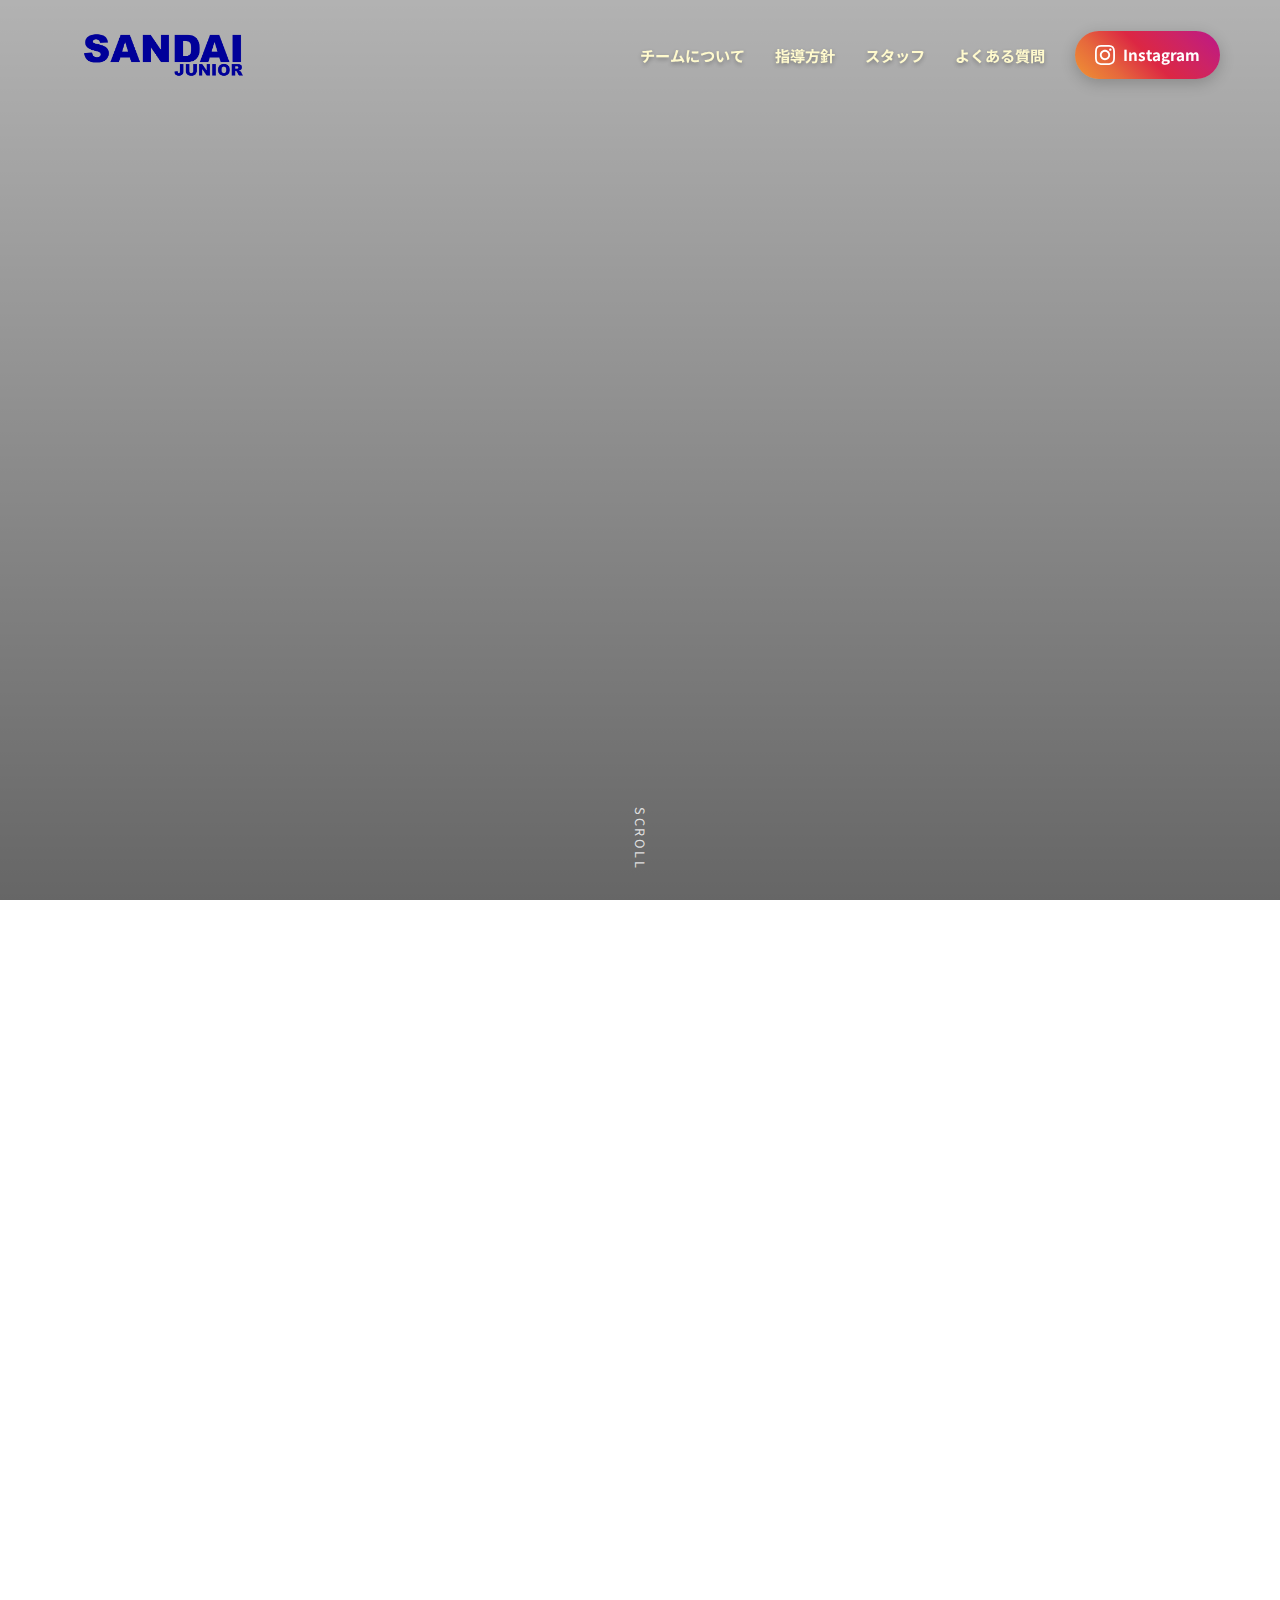
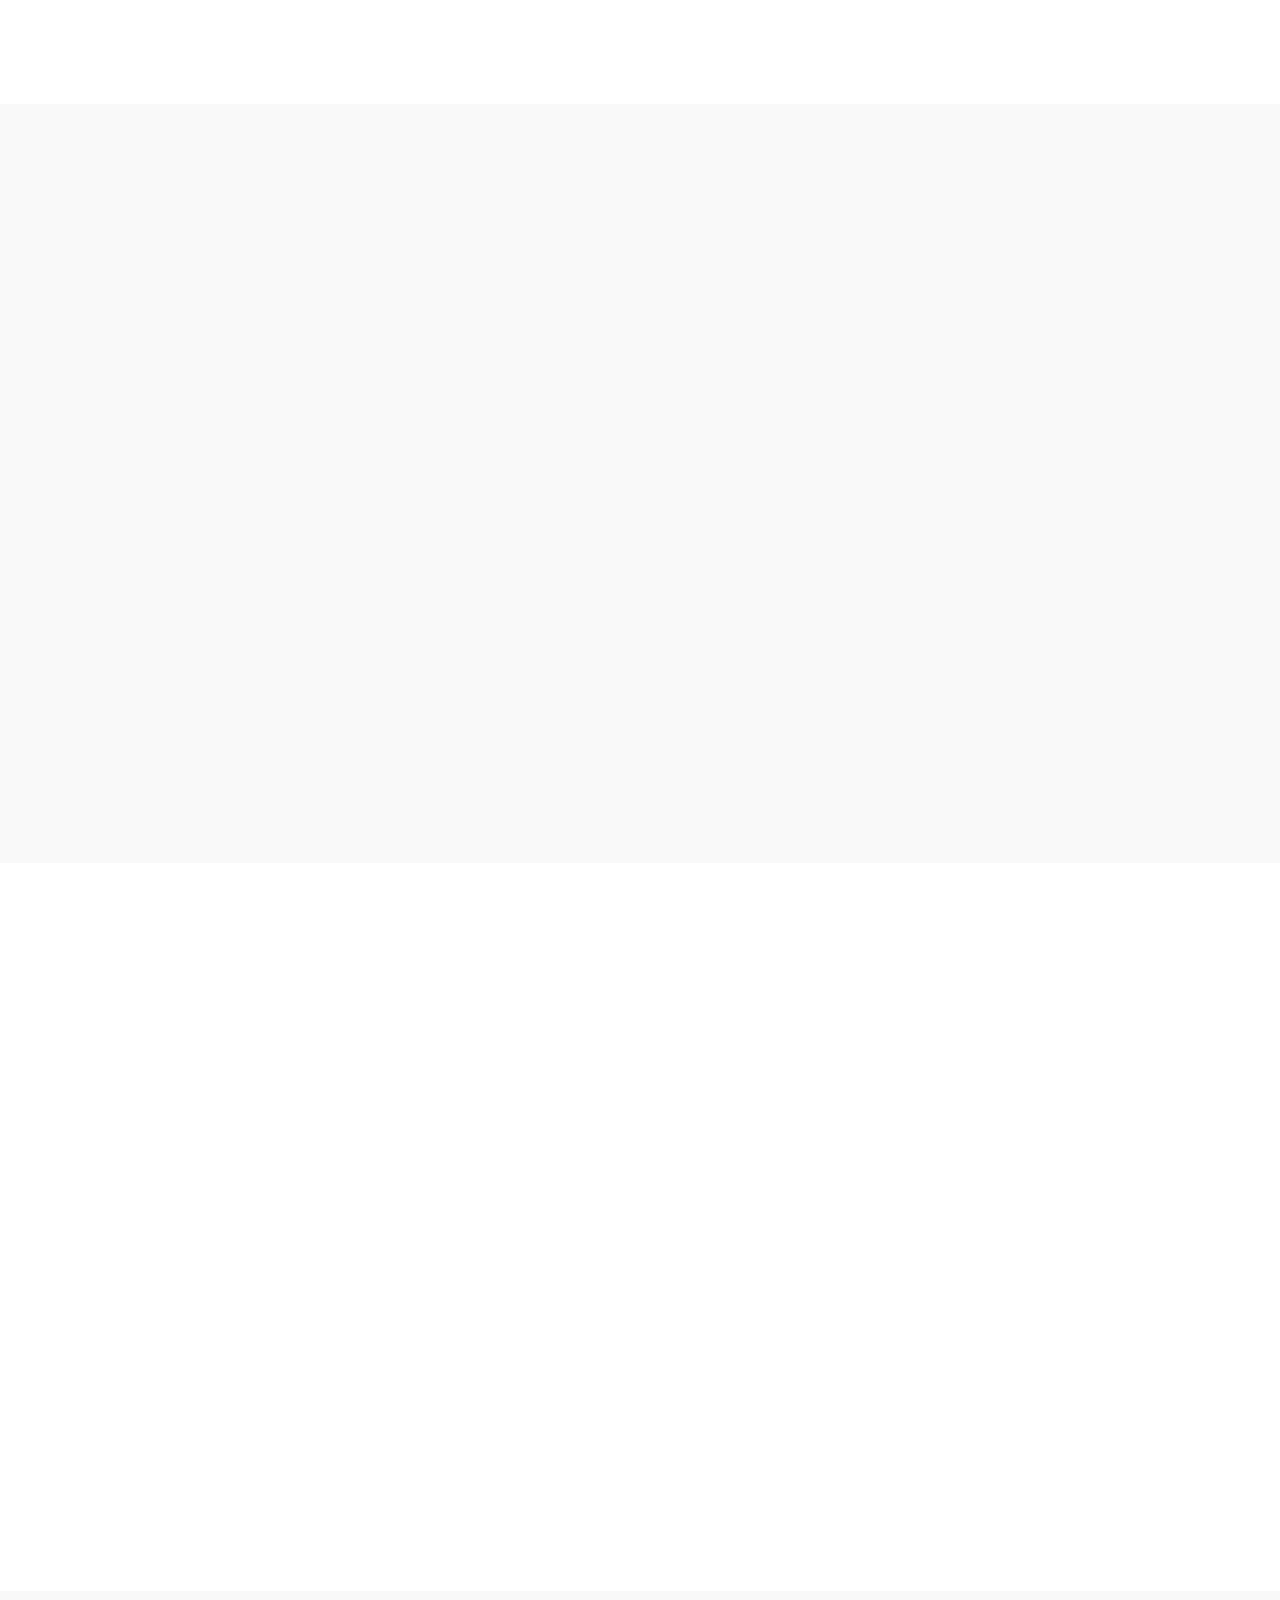
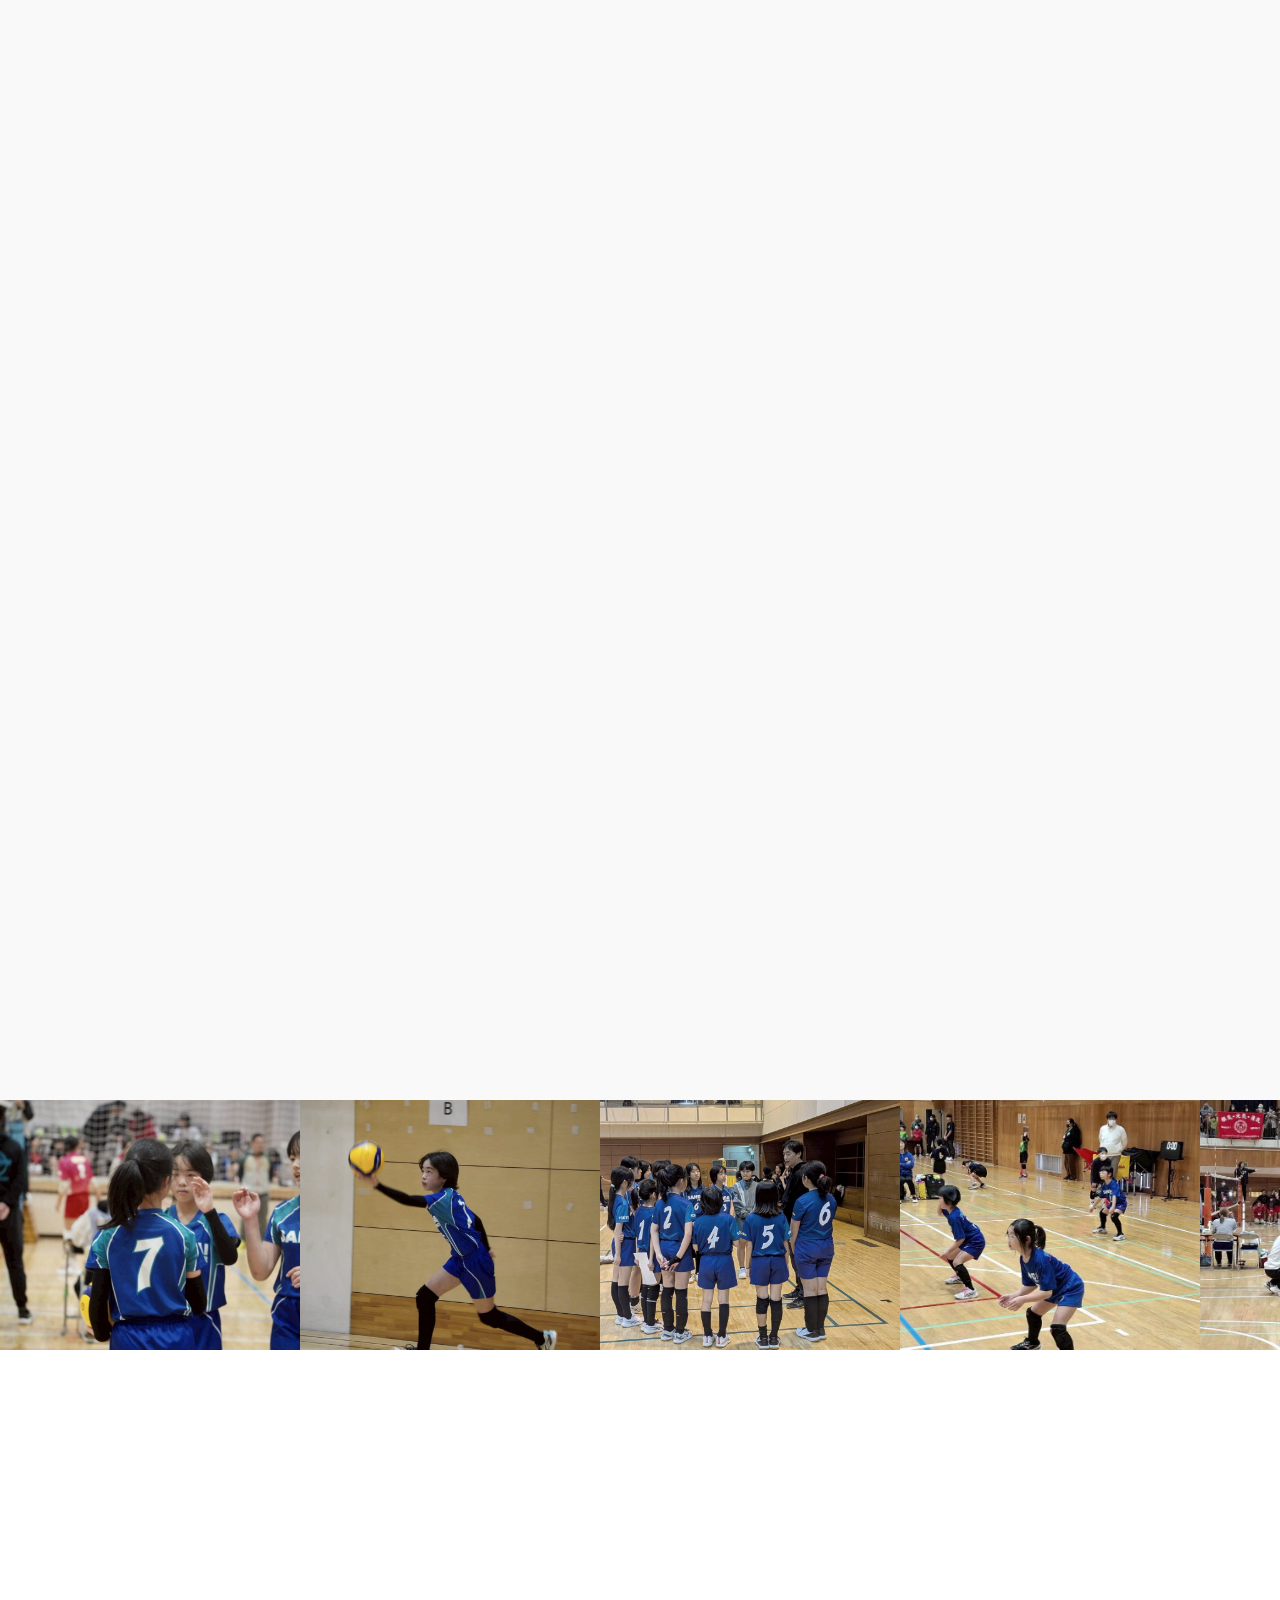
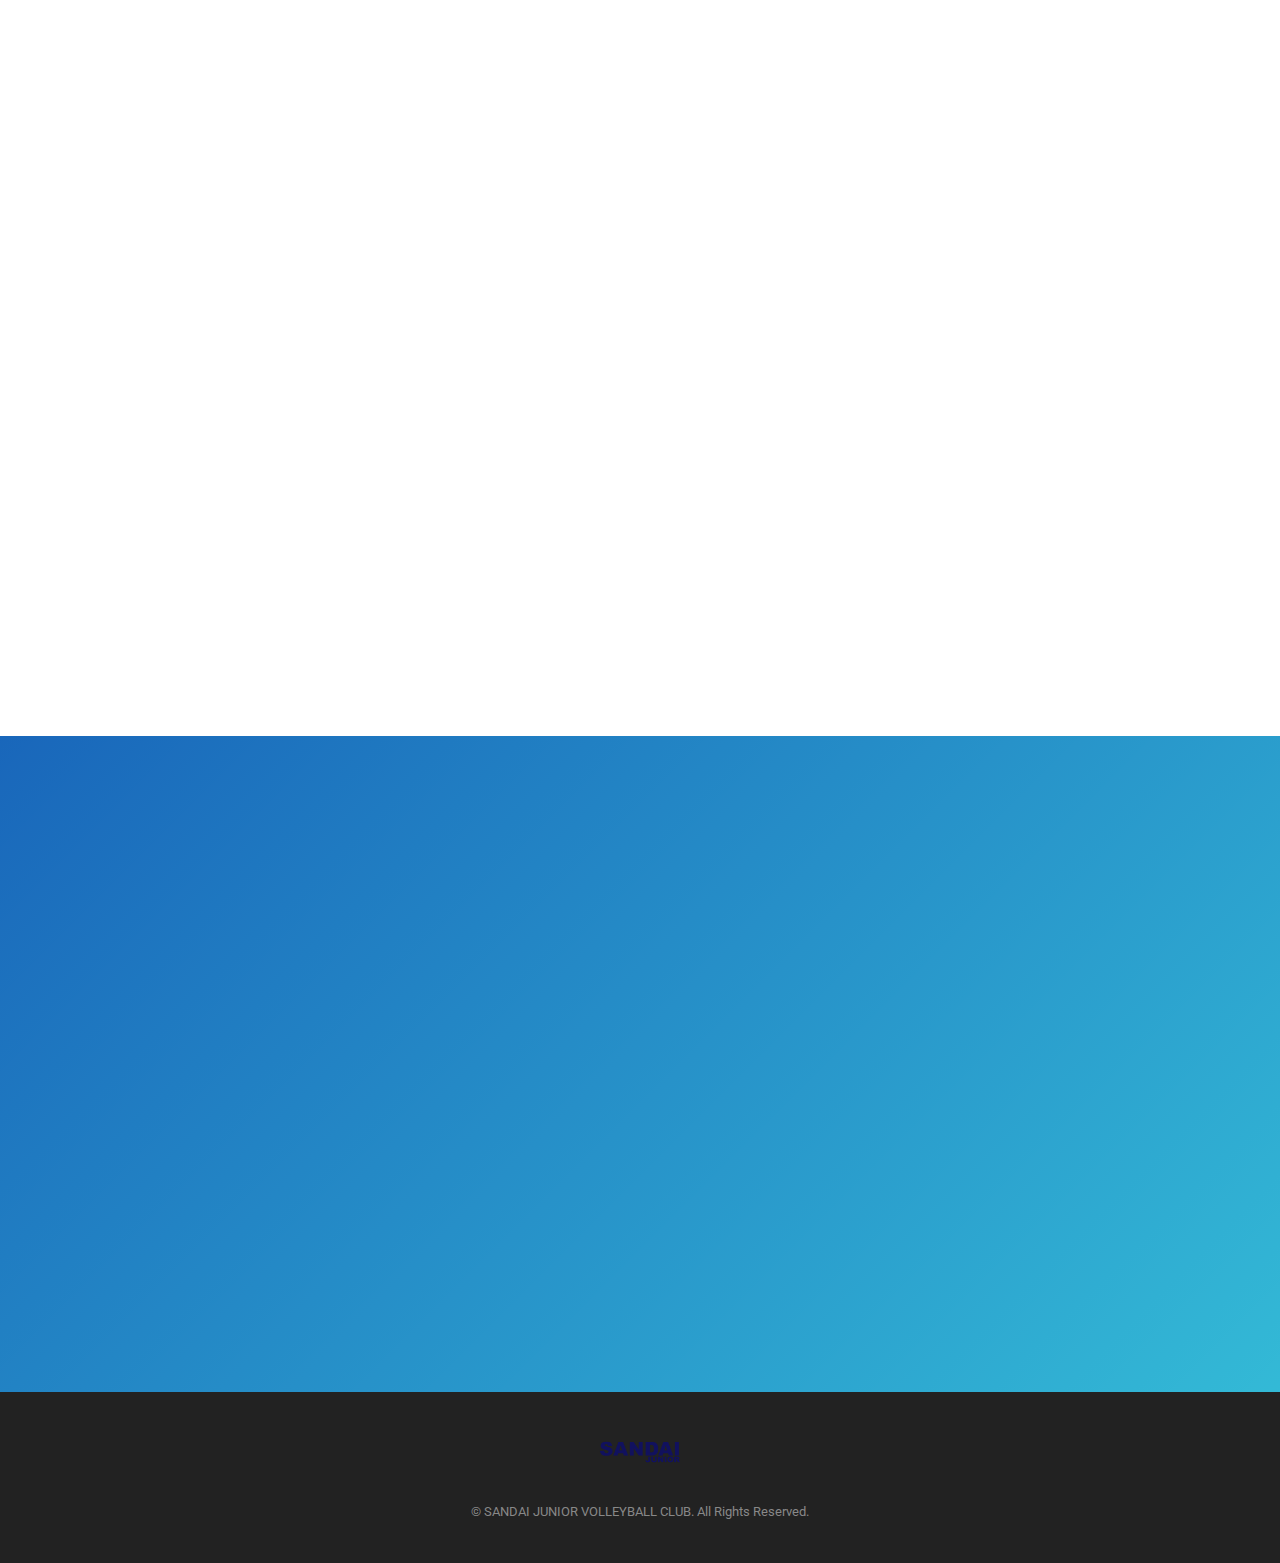
<file: index.html>
<!DOCTYPE html>
<html lang="ja">

<head>
    <meta charset="UTF-8">
    <meta name="viewport" content="width=device-width, initial-scale=1.0">
    <title>三大小ジュニアバレーボールクラブ | SANDAI JUNIOR VOLLEYBALL CLUB</title>
    <meta name="description"
        content="東京都江東区で活動する小学生女子バレーボールチーム、三大小ジュニアバレーボールクラブの公式LPです。初心者から経験者まで、バレーボールを通じて成長する仲間を募集しています。">
    <link rel="stylesheet" href="style.css">
    <link rel="preconnect" href="https://fonts.googleapis.com">
    <link rel="preconnect" href="https://fonts.gstatic.com" crossorigin>
    <link
        href="https://fonts.googleapis.com/css2?family=Noto+Sans+JP:wght@400;500;700;900&family=Roboto:wght@700&display=swap"
        rel="stylesheet">
</head>

<body>

    <header class="header">
        <div class="header-inner">
            <h1 class="logo">
                <img src="image/SANDAIJUNIOR ロゴ.png" alt="三大小ジュニアバレーボールクラブ">
            </h1>
            <nav class="nav">
                <ul>
                    <li><a href="#about">チームについて</a></li>
                    <li><a href="#concept">指導方針</a></li>
                    <li><a href="#staff">スタッフ</a></li>
                    <li><a href="#faq">よくある質問</a></li>
                    <li>
                        <a href="https://www.instagram.com/sandaijunior1984/" class="nav-insta-btn" target="_blank">
                            <svg xmlns="http://www.w3.org/2000/svg" width="20" height="20" viewBox="0 0 24 24"
                                fill="currentColor">
                                <path
                                    d="M12 2.163c3.204 0 3.584.012 4.85.07 3.252.148 4.771 1.691 4.919 4.919.058 1.265.069 1.645.069 4.849 0 3.205-.012 3.584-.069 4.849-.149 3.225-1.664 4.771-4.919 4.919-1.266.058-1.644.07-4.85.07-3.204 0-3.584-.012-4.849-.07-3.26-.149-4.771-1.699-4.919-4.92-.058-1.265-.07-1.644-.07-4.849 0-3.204.013-3.583.07-4.849.149-3.227 1.664-4.771 4.919-4.919 1.266-.057 1.645-.069 4.849-.069zm0-2.163c-3.259 0-3.667.014-4.947.072-4.358.2-6.78 2.618-6.98 6.98-.059 1.281-.073 1.689-.073 4.948 0 3.259.014 3.668.072 4.948.2 4.358 2.618 6.78 6.98 6.98 1.281.058 1.689.072 4.948.072 3.259 0 3.668-.014 4.948-.072 4.354-.2 6.782-2.618 6.979-6.98.059-1.28.073-1.689.073-4.948 0-3.259-.014-3.667-.072-4.947-.196-4.354-2.617-6.78-6.979-6.98-1.281-.059-1.69-.073-4.949-.073zm0 5.838c-3.403 0-6.162 2.759-6.162 6.162s2.759 6.163 6.162 6.163 6.162-2.759 6.162-6.163c0-3.403-2.759-6.162-6.162-6.162zm0 10.162c-2.209 0-4-1.79-4-4 0-2.209 1.791-4 4-4s4 1.791 4 4c0 2.21-1.791 4-4 4zm6.406-11.845c-.796 0-1.441.645-1.441 1.44s.645 1.44 1.441 1.44c.795 0 1.439-.645 1.439-1.44s-.644-1.44-1.439-1.44z" />
                            </svg>
                            Instagram
                        </a>
                    </li>
                </ul>
            </nav>
            <div class="hamburger">
                <span></span>
                <span></span>
                <span></span>
            </div>
        </div>
    </header>

    <main>
        <section class="hero">
            <div class="hero-slideshow">
                <div class="slide" style="background-image: url('image/TEAMimage6.jpg');"></div>
                <div class="slide" style="background-image: url('image/TEAMimage7.jpg');"></div>
                <div class="slide" style="background-image: url('image/TEAM image1.jpg');"></div>
                <div class="slide" style="background-image: url('image/TEAMimage12.jpg');"></div>
            </div>
            <div class="hero-overlay"></div>
            <div class="hero-content">
                <p class="hero-sub">江東区・江戸川区・墨田区の小学生女子バレーボールクラブ</p>
                <h2 class="hero-title">
                    <span class="line-1">心をつなぐ、</span><br>
                    <span class="line-2">ボールをつなぐ。</span>
                </h2>
                <p class="hero-message">
                    「こどもの集まり」が「チーム」になり、<br>
                    やがて一生の「仲間」になる。
                </p>
                <a href="#contact" class="btn-hero">体験・見学はこちら</a>
            </div>
            <div class="scroll-down">SCROLL</div>
        </section>

        <section id="about" class="section about">
            <div class="container">
                <div class="section-header">
                    <span class="en-title">ABOUT US</span>
                    <h3 class="jp-title">三大小ジュニアについて</h3>
                </div>
                <div class="about-content">
                    <div class="about-text">
                        <p class="lead">1984年設立の伝統あるクラブチーム</p>
                        <p>
                            三大小ジュニアバレーボールクラブ（SANDAI JUNIOR VOLLEYBALL CLUB）は、
                            東京都江東区立第三大島小学校体育館をホームに活動する、小学生女子バレーボールチームです。
                            <br><br>
                            初心者から中級者まで、バレーボールが大好きな子供たちが集まり、
                            日々練習に励んでいます。
                        </p>
                        <div class="school-list compact">
                            <h5>在籍選手の小学校（過去含む）</h5>
                            <div class="area-group">
                                <span class="area-label">江東区</span>
                                <span class="school-names">第三大島小 / 第五大島小 / 第二大島小 / 浅間堅川小 / 平久小 / 北砂小 / 水神小</span>
                            </div>
                            <div class="area-group">
                                <span class="area-label">江戸川区</span>
                                <span class="school-names">船堀小 / 小松川第二小 / 小松川小</span>
                            </div>
                            <div class="area-group">
                                <span class="area-label">墨田区</span>
                                <span class="school-names">立花吾嬬の森小</span>
                            </div>
                        </div>
                    </div>
                    <div class="about-image">
                        <img src="image/TEAM image1.jpg" alt="チームの様子">
                    </div>
                </div>
            </div>
        </section>

        <section id="concept" class="section concept">
            <div class="container">
                <div class="section-header center">
                    <span class="en-title">CONCEPT</span>
                    <h3 class="jp-title">指導コンセプト</h3>
                </div>
                <div class="concept-grid">
                    <div class="concept-card">
                        <div class="card-icon">🌱</div>
                        <h4>成長に合わせた指導</h4>
                        <p>「ゴールデンエイジ理論」を基に、お子様の成長段階に合った練習プログラムを実施。無理なく、楽しみながらバレーボールの技術を習得します。</p>
                    </div>
                    <div class="concept-card">
                        <div class="card-icon">🤝</div>
                        <h4>チームとしての成長</h4>
                        <p>個人の技術習得だけでなく、「チーム」として目標に向かう経験を重視。「こどもの集まり」が「チーム」となり、かけがえのない「仲間」へと変わっていきます。</p>
                    </div>
                    <div class="concept-card">
                        <div class="card-icon">🚀</div>
                        <h4>卒業後の活躍</h4>
                        <p>高い目標と限られた環境での努力が、子供たちを大きく成長させます。卒業生は中学・高校の中心選手として活躍し、大人になってもバレーを楽しんでいます。</p>
                    </div>
                </div>
            </div>
        </section>

        <section id="info" class="section info">
            <div class="container">
                <div class="section-header">
                    <span class="en-title">INFORMATION</span>
                    <h3 class="jp-title">活動データ</h3>
                </div>

                <div class="info-cards">
                    <!-- Target Card -->
                    <div class="info-card target-card">
                        <div class="card-header">
                            <div class="icon-box">🎯</div>
                            <h4>対象</h4>
                        </div>
                        <div class="card-body">
                            <div class="big-stat">
                                <span class="number">小1</span>
                                <span class="range">〜</span>
                                <span class="number">小6</span>
                            </div>
                            <p class="sub-stat">女子</p>
                            <p class="description">初心者から経験者まで大歓迎！<br>運動が苦手な子も楽しく参加できます。</p>
                        </div>
                    </div>

                    <!-- Schedule Card -->
                    <div class="info-card schedule-card">
                        <div class="card-header">
                            <div class="icon-box">📅</div>
                            <h4>練習スケジュール</h4>
                        </div>
                        <div class="card-body">
                            <ul class="schedule-list">
                                <li>
                                    <span class="day">WED</span>
                                    <span class="time">17:00 - 18:30</span>
                                </li>
                                <li>
                                    <span class="day">SAT</span>
                                    <span class="time">12:30 - 17:30</span>
                                    <span class="note">※第1土曜 15:30〜</span>
                                </li>
                                <li>
                                    <span class="day">SUN</span>
                                    <span class="time">09:00 - 17:00</span>
                                    <span class="note">※第2日曜 12:00〜</span>
                                </li>
                            </ul>
                        </div>
                    </div>

                    <!-- Access Card -->
                    <div class="info-card access-card">
                        <div class="card-header">
                            <div class="icon-box">📍</div>
                            <h4>活動場所</h4>
                        </div>
                        <div class="card-body">
                            <p class="place">江東区立第三大島小学校</p>
                            <p class="address">東京都江東区大島9-5-3</p>
                            <div class="access-map-link">
                                <a href="https://goo.gl/maps/example" target="_blank" class="map-btn">Google Maps</a>
                            </div>
                            <p class="station">都営新宿線「東大島」駅<br>大島口より徒歩</p>
                        </div>
                    </div>
                </div>
            </div>
        </section>

        <section id="staff" class="section staff">
            <div class="container">
                <div class="section-header center">
                    <span class="en-title">STAFF</span>
                    <h3 class="jp-title">スタッフ紹介</h3>
                </div>
                <div class="staff-list">
                    <div class="staff-card director">
                        <div class="staff-header-slim">
                            <span class="role-badge">監督</span>
                            <span class="role-en">DIRECTOR</span>
                        </div>
                        <div class="staff-info">
                            <h4 class="name">小桜 暁生</h4>
                            <p class="role-detail">Aクラス指導 / 男性</p>
                            <div class="qualifications">
                                <span>日本スポーツ協会公認バレーボールコーチ1</span>
                                <span>都小連 指導普及委員</span>
                            </div>
                        </div>
                    </div>

                    <div class="staff-card coach">
                        <div class="staff-header-slim">
                            <span class="role-badge">コーチ</span>
                            <span class="role-en">COACH</span>
                        </div>
                        <div class="staff-info">
                            <h4 class="name">田中 美恵子</h4>
                            <p class="role-detail">ミドルクラス指導 / 女性</p>
                            <div class="qualifications">
                                <span>日本スポーツ協会公認バレーボールコーチ1</span>
                                <span>日本バレーボール協会公認審判</span>
                            </div>
                        </div>
                    </div>

                    <div class="staff-card coach">
                        <div class="staff-header-slim">
                            <span class="role-badge">MG/コーチ</span>
                            <span class="role-en">COACH</span>
                        </div>
                        <div class="staff-info">
                            <h4 class="name">上野 裕子</h4>
                            <p class="role-detail">初心者指導 / 女性</p>
                            <div class="qualifications">
                                <span>日本バレーボール協会公認審判</span>
                            </div>
                        </div>
                    </div>

                    <div class="staff-card coach">
                        <div class="staff-header-slim">
                            <span class="role-badge">コーチ</span>
                            <span class="role-en">COACH</span>
                        </div>
                        <div class="staff-info">
                            <h4 class="name">西牟田 佳奈子</h4>
                            <p class="role-detail">初心者指導 / 女性</p>
                            <div class="qualifications">
                                <span>日本バレーボール協会公認審判</span>
                            </div>
                        </div>
                    </div>

                    <div class="staff-card coach">
                        <div class="staff-header-slim">
                            <span class="role-badge">コーチ</span>
                            <span class="role-en">COACH</span>
                        </div>
                        <div class="staff-info">
                            <h4 class="name">野 恵</h4>
                            <p class="role-detail">初心者指導 / 女性</p>
                            <div class="qualifications">
                                <span>三大小ジュニアOG</span>
                            </div>
                        </div>
                    </div>

                    <div class="staff-card coach">
                        <div class="staff-header-slim">
                            <span class="role-badge">コーチ</span>
                            <span class="role-en">COACH</span>
                        </div>
                        <div class="staff-info">
                            <h4 class="name">JUN</h4>
                            <p class="role-detail">Aクラス及びミドルクラス指導 / 女性</p>
                            <div class="qualifications">
                                <span>三大小ジュニアOG</span>
                            </div>
                        </div>
                    </div>

                    <div class="staff-card coach">
                        <div class="staff-header-slim">
                            <span class="role-badge">アシスタントコーチ</span>
                            <span class="role-en">ASSISTANT COACH</span>
                        </div>
                        <div class="staff-info">
                            <h4 class="name">北村 こころ</h4>
                            <p class="role-detail">初心者・ミドルクラス指導 / 女性</p>
                            <div class="qualifications">
                                <span>OG・大学生</span>
                            </div>
                        </div>
                    </div>

                    <div class="staff-card coach">
                        <div class="staff-header-slim">
                            <span class="role-badge">アシスタントコーチ</span>
                            <span class="role-en">ASSISTANT COACH</span>
                        </div>
                        <div class="staff-info">
                            <h4 class="name">中谷 まや</h4>
                            <p class="role-detail">初心者・ミドルクラス指導 / 女性</p>
                            <div class="qualifications">
                                <span>OG・大学生</span>
                            </div>
                        </div>
                    </div>
                </div>
            </div>
        </section>

        <section class="gallery">
            <div class="gallery-track">
                <!-- Duplicate images to create seamless loop -->
                <div class="gallery-item"><img src="image/TEAM image2.jpg" alt="Gallery"></div>
                <div class="gallery-item"><img src="image/TEAM image3.jpg" alt="Gallery"></div>
                <div class="gallery-item"><img src="image/TEAM image4.jpg" alt="Gallery"></div>
                <div class="gallery-item"><img src="image/TEAMimage10.jpg" alt="Gallery"></div>
                <div class="gallery-item"><img src="image/TEAMimage11.jpg" alt="Gallery"></div>
                <div class="gallery-item"><img src="image/TEAMimage12.jpg" alt="Gallery"></div>
                <!-- Duplicate set for loop -->
                <div class="gallery-item"><img src="image/TEAM image2.jpg" alt="Gallery"></div>
                <div class="gallery-item"><img src="image/TEAM image3.jpg" alt="Gallery"></div>
                <div class="gallery-item"><img src="image/TEAM image4.jpg" alt="Gallery"></div>
                <div class="gallery-item"><img src="image/TEAMimage10.jpg" alt="Gallery"></div>
                <div class="gallery-item"><img src="image/TEAMimage11.jpg" alt="Gallery"></div>
                <div class="gallery-item"><img src="image/TEAMimage12.jpg" alt="Gallery"></div>
            </div>
        </section>

        <section id="faq" class="section faq">
            <div class="container">
                <div class="section-header">
                    <span class="en-title">Q&A</span>
                    <h3 class="jp-title">よくある質問</h3>
                </div>
                <dl class="faq-list">
                    <div class="faq-item">
                        <dt>保護者の当番はありますか？</dt>
                        <dd>強制的な当番はありません。スタッフのできる範囲での運営を心がけており、保護者の方の負担は最小限に考えています。</dd>
                    </div>
                    <div class="faq-item">
                        <dt>練習時の服装は？</dt>
                        <dd>運動のできるTシャツ・短パン・シューズであれば大丈夫です。チームお揃いのTシャツ・短パンもあります。</dd>
                    </div>
                    <div class="faq-item">
                        <dt>費用はどのくらいかかりますか？</dt>
                        <dd>月謝は5,000円です。入会金はありません。</dd>
                    </div>
                    <div class="faq-item">
                        <dt>毎回練習に参加しなければなりませんか？</dt>
                        <dd>練習参加の強制はありません。ご家庭の都合に合わせて参加してください。</dd>
                    </div>
                    <div class="faq-item">
                        <dt>親の送り迎えは必要ですか？</dt>
                        <dd>必要ありません。</dd>
                    </div>
                </dl>
            </div>
        </section>

        <section id="contact" class="section contact">
            <div class="container">
                <div class="contact-box">
                    <h3 class="contact-title">JOIN US</h3>
                    <p class="contact-lead">まずは練習を見学・体験してみませんか？<br>お気軽にお問い合わせください。</p>
                    <div class="contact-actions">
                        <a href="https://sandai-jvc.com/reqest/" class="btn-contact form" target="_blank">
                            お問い合わせフォーム
                        </a>
                        <a href="https://www.instagram.com/sandaijunior1984/" class="btn-contact insta" target="_blank">
                            <svg xmlns="http://www.w3.org/2000/svg" width="24" height="24" viewBox="0 0 24 24"
                                fill="currentColor" class="icon-insta-contact">
                                <path
                                    d="M12 2.163c3.204 0 3.584.012 4.85.07 3.252.148 4.771 1.691 4.919 4.919.058 1.265.069 1.645.069 4.849 0 3.205-.012 3.584-.069 4.849-.149 3.225-1.664 4.771-4.919 4.919-1.266.058-1.644.07-4.85.07-3.204 0-3.584-.012-4.849-.07-3.26-.149-4.771-1.699-4.919-4.92-.058-1.265-.07-1.644-.07-4.849 0-3.204.013-3.583.07-4.849.149-3.227 1.664-4.771 4.919-4.919 1.266-.057 1.645-.069 4.849-.069zm0-2.163c-3.259 0-3.667.014-4.947.072-4.358.2-6.78 2.618-6.98 6.98-.059 1.281-.073 1.689-.073 4.948 0 3.259.014 3.668.072 4.948.2 4.358 2.618 6.78 6.98 6.98 1.281.058 1.689.072 4.948.072 3.259 0 3.668-.014 4.948-.072 4.354-.2 6.782-2.618 6.979-6.98.059-1.28.073-1.689.073-4.948 0-3.259-.014-3.667-.072-4.947-.196-4.354-2.617-6.78-6.979-6.98-1.281-.059-1.69-.073-4.949-.073zm0 5.838c-3.403 0-6.162 2.759-6.162 6.162s2.759 6.163 6.162 6.163 6.162-2.759 6.162-6.163c0-3.403-2.759-6.162-6.162-6.162zm0 10.162c-2.209 0-4-1.79-4-4 0-2.209 1.791-4 4-4s4 1.791 4 4c0 2.21-1.791 4-4 4zm6.406-11.845c-.796 0-1.441.645-1.441 1.44s.645 1.44 1.441 1.44c.795 0 1.439-.645 1.439-1.44s-.644-1.44-1.439-1.44z" />
                            </svg>
                            <span>公式Instagram</span>
                        </a>
                    </div>
                    <p class="email-address">Mail: <a href="mailto:sandai.jvc@gmail.com">sandai.jvc@gmail.com</a></p>
                </div>
            </div>
        </section>
    </main>

    <footer class="footer">
        <div class="container">
            <div class="footer-logo">
                <img src="image/SANDAIJUNIOR ロゴ.png" alt="三大小ジュニアバレーボールクラブ">
            </div>
            <p class="copyright">&copy; SANDAI JUNIOR VOLLEYBALL CLUB. All Rights Reserved.</p>
        </div>
    </footer>

    <script>
        // Header Scroll Effect
        const header = document.querySelector('.header');
        window.addEventListener('scroll', () => {
            if (window.scrollY > 50) {
                header.classList.add('scrolled');
            } else {
                header.classList.remove('scrolled');
            }
        });

        // Simple script for hamburger menu and smooth scroll
        document.querySelector('.hamburger').addEventListener('click', function () {
            this.classList.toggle('active');
            document.querySelector('.nav').classList.toggle('active');
        });

        document.querySelectorAll('a[href^="#"]').forEach(anchor => {
            anchor.addEventListener('click', function (e) {
                e.preventDefault();
                document.querySelector(this.getAttribute('href')).scrollIntoView({
                    behavior: 'smooth'
                });
                // Close menu if open
                document.querySelector('.hamburger').classList.remove('active');
                document.querySelector('.nav').classList.remove('active');
            });
        });

        // Scroll Animation Observer
        const observerOptions = {
            threshold: 0.1
        };

        const observer = new IntersectionObserver((entries) => {
            entries.forEach(entry => {
                if (entry.isIntersecting) {
                    entry.target.classList.add('visible');
                }
            });
        }, observerOptions);

        document.querySelectorAll('.section-header, .about-content, .concept-card, .info-card, .staff-card, .faq-item, .contact-box').forEach(el => {
            el.classList.add('fade-in-up');
            observer.observe(el);
        });
    </script>
</body>

</html>
</file>
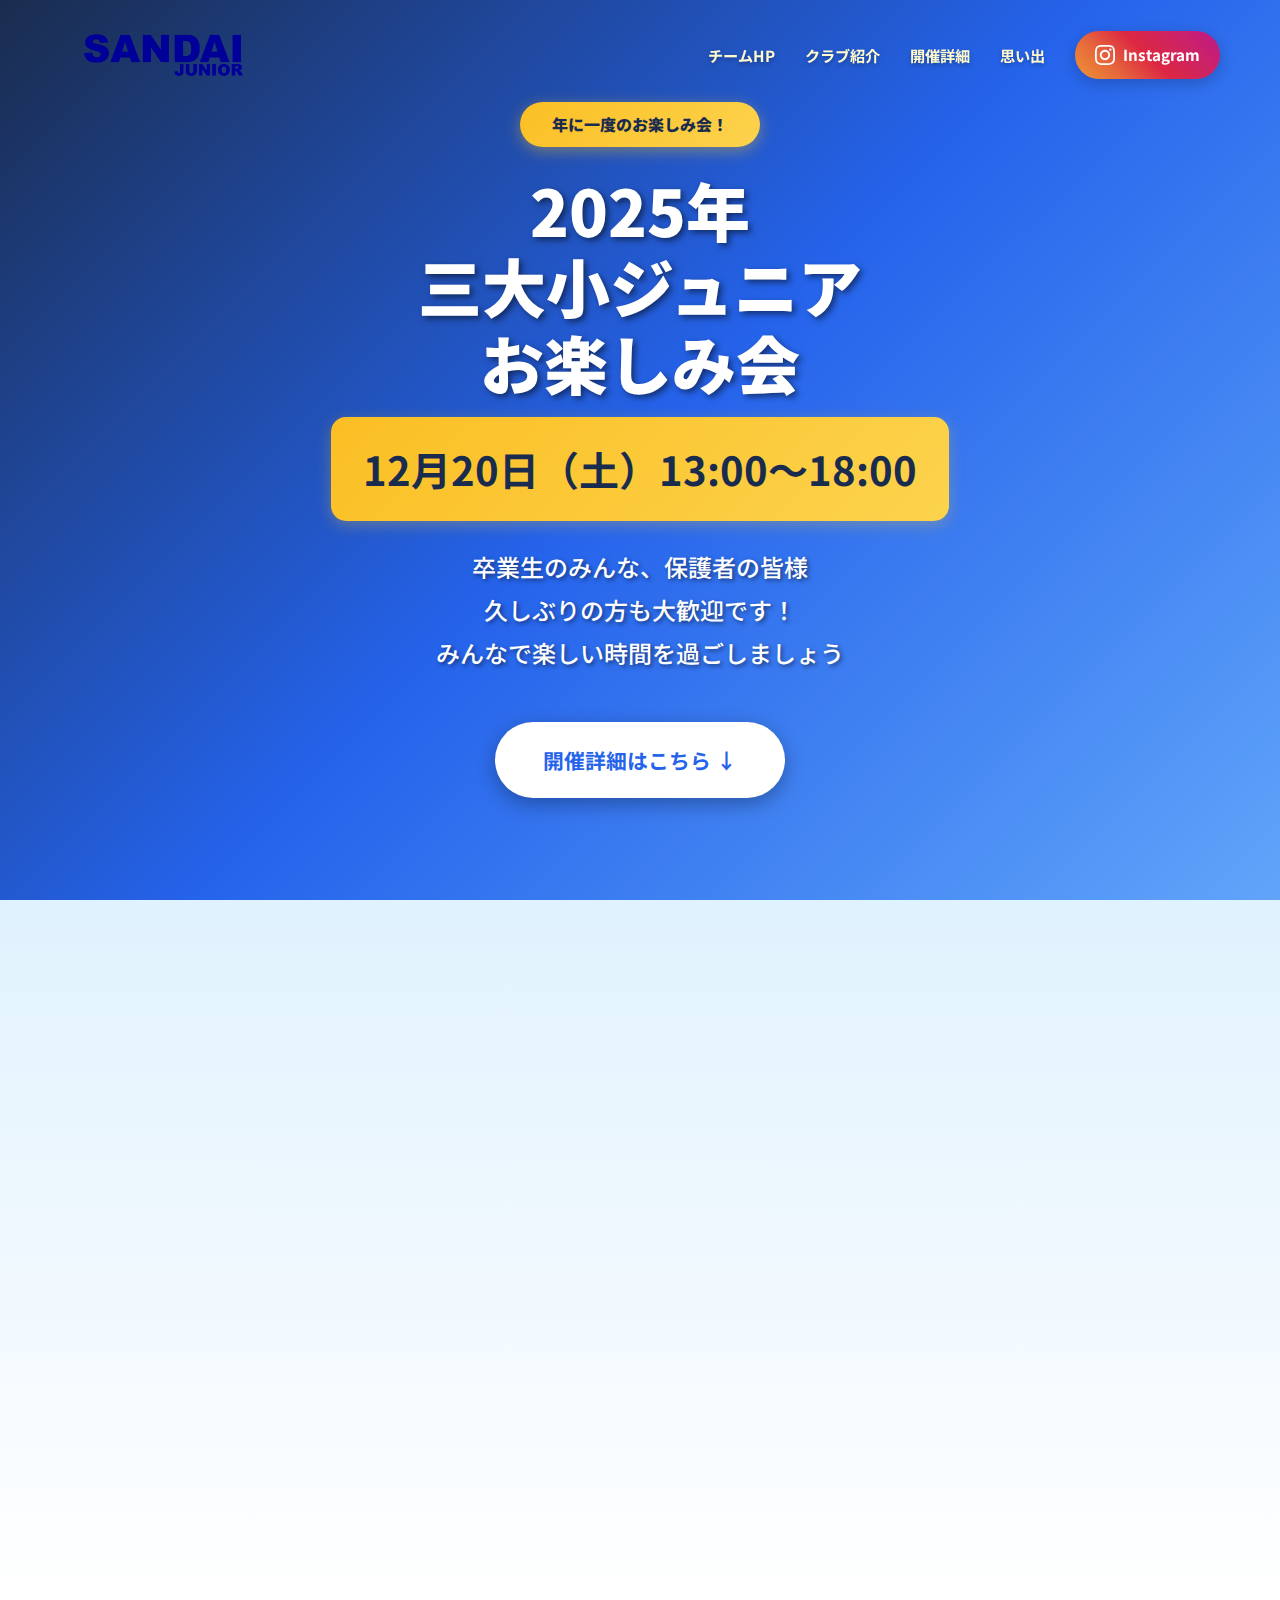
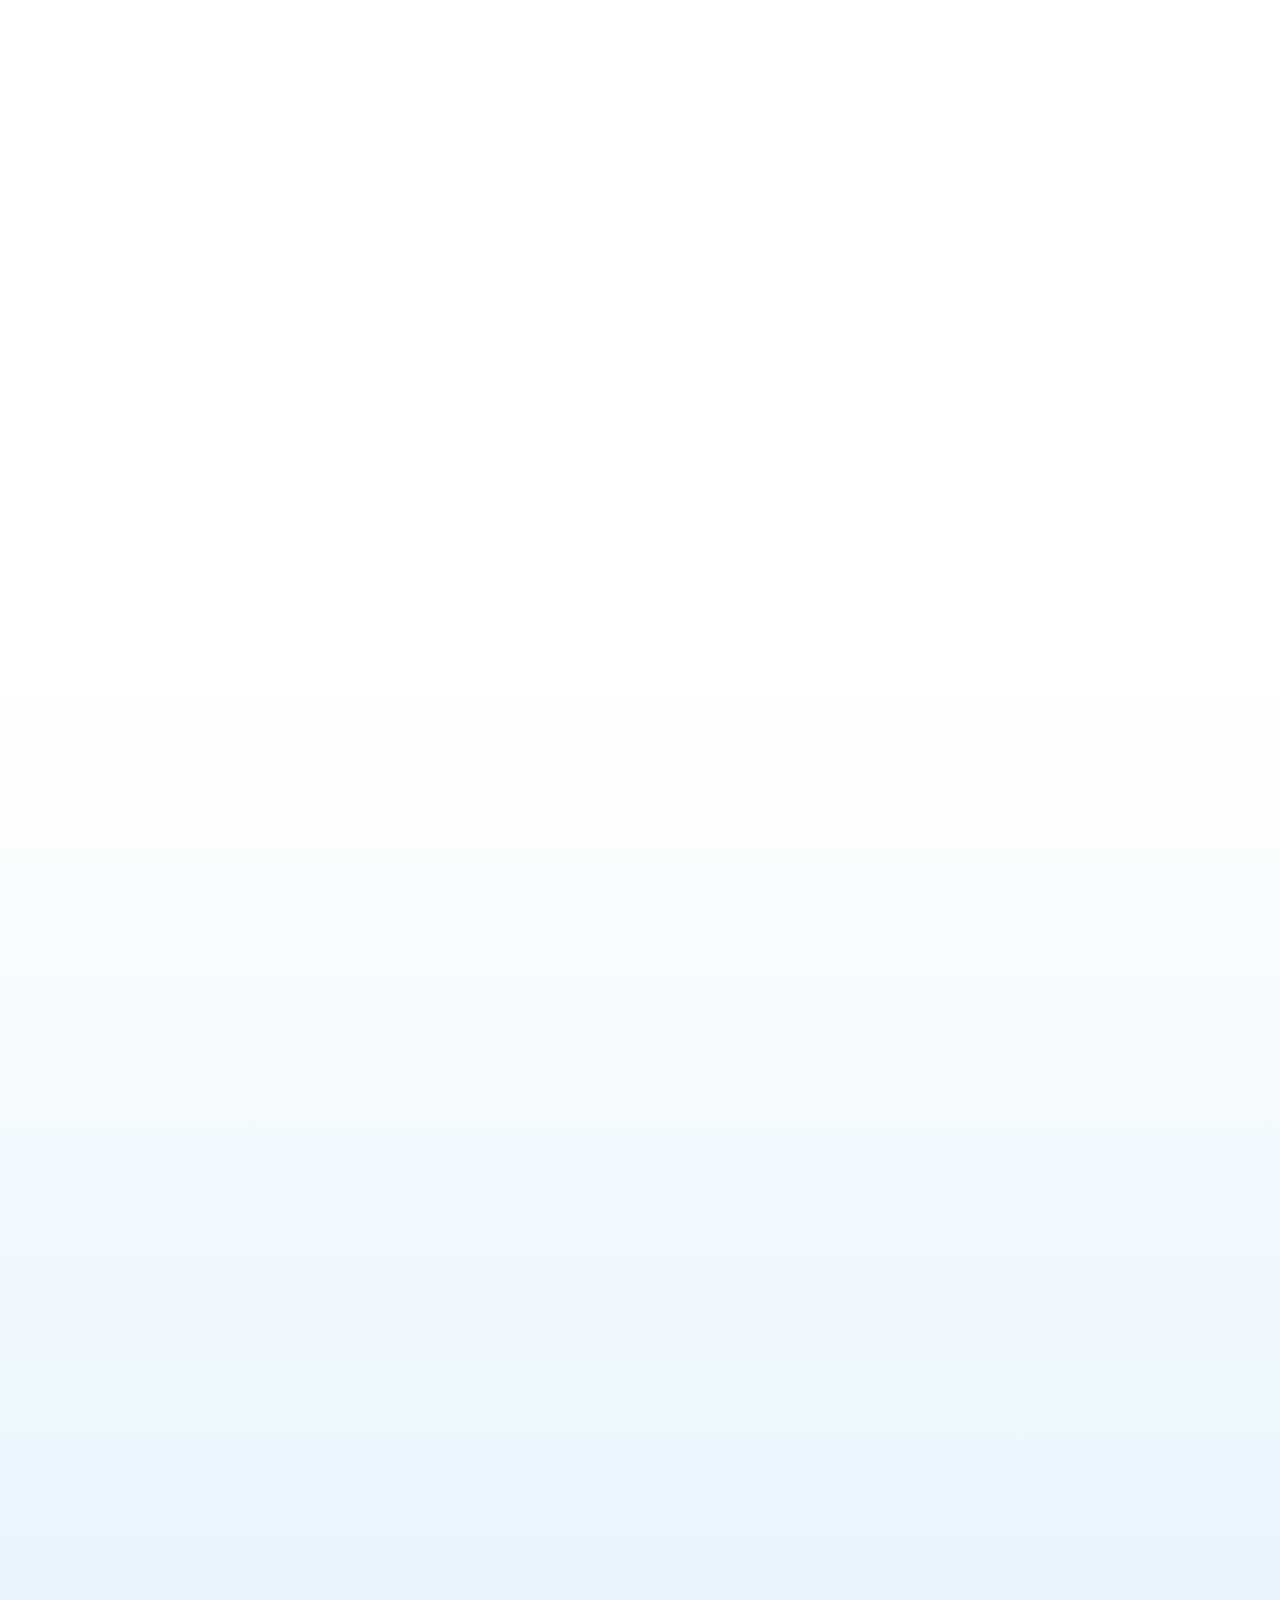
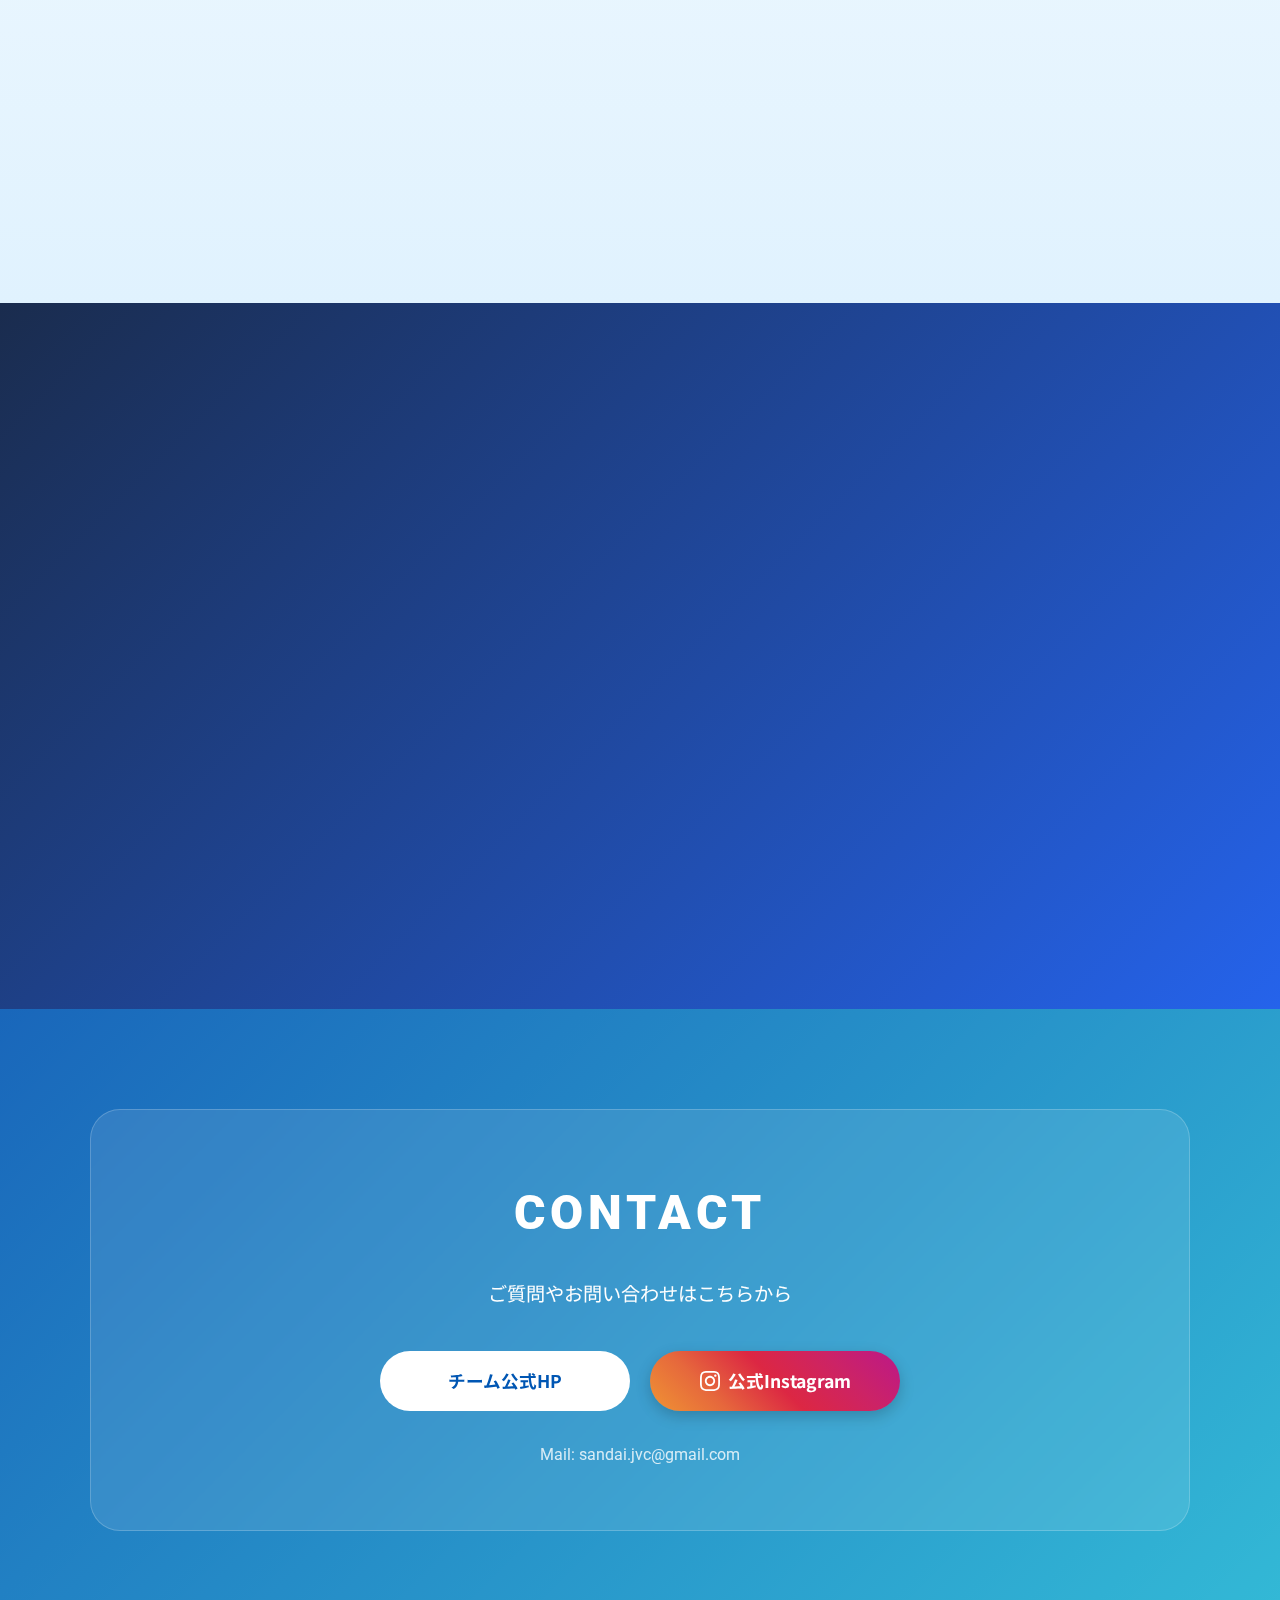
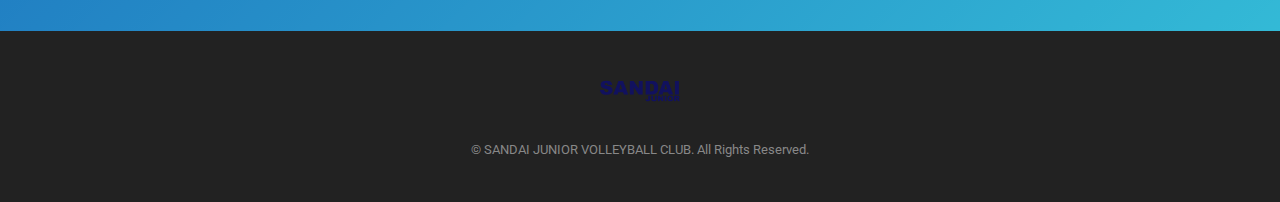
<file: otanoshimikai.html>
<!DOCTYPE html>
<html lang="ja">

<head>
    <meta charset="UTF-8">
    <meta name="viewport" content="width=device-width, initial-scale=1.0">
    <title>2025年 三大小ジュニアお楽しみ会 | SANDAI JUNIOR FUN EVENT</title>
    <meta name="description" content="2025年12月10日開催！三大小ジュニアバレーボールクラブのお楽しみ会。卒業生、保護者の皆様、お久しぶりの方も大歓迎です。">
    <link rel="stylesheet" href="style.css">
    <link rel="preconnect" href="https://fonts.googleapis.com">
    <link rel="preconnect" href="https://fonts.gstatic.com" crossorigin>
    <link href="https://fonts.googleapis.com/css2?family=Noto+Sans+JP:wght@400;500;700;900&family=Roboto:wght@700&display=swap" rel="stylesheet">
    <style>
        /* お楽しみ会専用スタイル */
        :root {
            --team-navy: #1a2c4e;
            --team-blue: #2563eb;
            --team-light-blue: #60a5fa;
            --accent-yellow: #fbbf24;
            --accent-white: #ffffff;
        }

        /* 背景アニメーション用のバブル */
        .floating-bubbles {
            position: absolute;
            width: 100%;
            height: 100%;
            overflow: hidden;
            z-index: 1;
        }

        .bubble {
            position: absolute;
            bottom: -100px;
            width: 40px;
            height: 40px;
            background: rgba(255, 255, 255, 0.1);
            border-radius: 50%;
            animation: float-up 15s infinite ease-in;
        }

        .bubble:nth-child(1) { left: 10%; animation-delay: 0s; width: 60px; height: 60px; }
        .bubble:nth-child(2) { left: 20%; animation-delay: 2s; width: 40px; height: 40px; }
        .bubble:nth-child(3) { left: 30%; animation-delay: 4s; width: 80px; height: 80px; }
        .bubble:nth-child(4) { left: 40%; animation-delay: 1s; width: 50px; height: 50px; }
        .bubble:nth-child(5) { left: 50%; animation-delay: 3s; width: 70px; height: 70px; }
        .bubble:nth-child(6) { left: 60%; animation-delay: 5s; width: 45px; height: 45px; }
        .bubble:nth-child(7) { left: 70%; animation-delay: 2.5s; width: 65px; height: 65px; }
        .bubble:nth-child(8) { left: 80%; animation-delay: 4.5s; width: 55px; height: 55px; }
        .bubble:nth-child(9) { left: 90%; animation-delay: 1.5s; width: 75px; height: 75px; }

        @keyframes float-up {
            0% {
                bottom: -100px;
                transform: translateX(0) rotate(0deg);
                opacity: 0;
            }
            10% {
                opacity: 1;
            }
            90% {
                opacity: 1;
            }
            100% {
                bottom: 110%;
                transform: translateX(100px) rotate(360deg);
                opacity: 0;
            }
        }

        .fun-hero {
            position: relative;
            height: 100vh;
            min-height: 600px;
            background: linear-gradient(135deg, var(--team-navy) 0%, var(--team-blue) 50%, var(--team-light-blue) 100%);
            overflow: hidden;
            display: flex;
            align-items: center;
            justify-content: center;
        }

        .fun-hero-slideshow {
            position: absolute;
            top: 0;
            left: 0;
            width: 100%;
            height: 100%;
            z-index: 0;
        }

        .fun-hero-slide {
            position: absolute;
            top: 0;
            left: 0;
            width: 100%;
            height: 100%;
            background-size: cover;
            background-position: center;
            opacity: 0;
            animation: slideshow 20s infinite;
        }

        .fun-hero-slide:nth-child(1) {
            background-image: url('otanoshimikai-images/LINE_ALBUM_20241221お楽しみ会🎄_251207_1.jpg');
            animation-delay: 0s;
        }

        .fun-hero-slide:nth-child(2) {
            background-image: url('otanoshimikai-images/LINE_ALBUM_20241221お楽しみ会🎄_251207_20.jpg');
            animation-delay: 4s;
        }

        .fun-hero-slide:nth-child(3) {
            background-image: url('otanoshimikai-images/LINE_ALBUM_20241221お楽しみ会🎄_251207_25.jpg');
            animation-delay: 8s;
        }

        .fun-hero-slide:nth-child(4) {
            background-image: url('otanoshimikai-images/LINE_ALBUM_20241221お楽しみ会🎄_251207_15.jpg');
            animation-delay: 12s;
        }

        .fun-hero-slide:nth-child(5) {
            background-image: url('otanoshimikai-images/LINE_ALBUM_20241221お楽しみ会🎄_251207_30.jpg');
            animation-delay: 16s;
        }

        @keyframes slideshow {
            0% {
                opacity: 0;
                transform: scale(1);
            }
            5% {
                opacity: 0.9;
            }
            20% {
                opacity: 0.9;
                transform: scale(1.05);
            }
            25% {
                opacity: 0;
            }
            100% {
                opacity: 0;
            }
        }

        .fun-hero-content {
            position: relative;
            z-index: 2;
            text-align: center;
            color: white;
            padding: 2rem;
        }

        .fun-badge {
            display: inline-block;
            background: linear-gradient(135deg, var(--accent-yellow), #fcd34d);
            color: var(--team-navy);
            padding: 0.5rem 2rem;
            border-radius: 50px;
            font-weight: 900;
            font-size: 1rem;
            margin-bottom: 1.5rem;
            box-shadow: 0 4px 15px rgba(251, 191, 36, 0.4);
            animation: bounce-glow 2s ease-in-out infinite;
        }

        @keyframes bounce-glow {
            0%, 100% {
                transform: translateY(0) scale(1);
                box-shadow: 0 4px 15px rgba(251, 191, 36, 0.4);
            }
            50% {
                transform: translateY(-10px) scale(1.05);
                box-shadow: 0 8px 25px rgba(251, 191, 36, 0.6);
            }
        }

        .fun-title {
            font-size: clamp(2rem, 6vw, 4rem);
            font-weight: 900;
            margin-bottom: 1rem;
            text-shadow: 3px 3px 6px rgba(0, 0, 0, 0.5);
            line-height: 1.2;
            animation: slide-in-top 1s ease-out;
        }

        @keyframes slide-in-top {
            0% {
                transform: translateY(-50px);
                opacity: 0;
            }
            100% {
                transform: translateY(0);
                opacity: 1;
            }
        }

        .fun-date {
            font-size: clamp(1.5rem, 4vw, 2.5rem);
            font-weight: 700;
            margin-bottom: 1.5rem;
            background: linear-gradient(135deg, var(--accent-yellow), #fcd34d);
            color: var(--team-navy);
            display: inline-block;
            padding: 1rem 2rem;
            border-radius: 15px;
            box-shadow: 0 4px 15px rgba(251, 191, 36, 0.3);
            animation: pulse-date 3s ease-in-out infinite;
        }

        @keyframes pulse-date {
            0%, 100% {
                transform: scale(1);
                box-shadow: 0 4px 15px rgba(251, 191, 36, 0.3);
            }
            50% {
                transform: scale(1.05);
                box-shadow: 0 6px 25px rgba(251, 191, 36, 0.5);
            }
        }

        .fun-message {
            font-size: clamp(1rem, 2.5vw, 1.5rem);
            line-height: 1.8;
            max-width: 800px;
            margin: 0 auto 2rem;
            text-shadow: 2px 2px 4px rgba(0, 0, 0, 0.5);
            font-weight: 500;
            animation: fade-in 1.5s ease-out 0.5s both;
        }

        @keyframes fade-in {
            0% { opacity: 0; }
            100% { opacity: 1; }
        }

        .fun-cta {
            display: inline-block;
            background: white;
            color: var(--team-blue);
            padding: 1.2rem 3rem;
            font-size: 1.3rem;
            font-weight: 700;
            border-radius: 50px;
            text-decoration: none;
            box-shadow: 0 6px 20px rgba(0, 0, 0, 0.3);
            transition: all 0.3s ease;
            margin-top: 1rem;
            animation: bounce-cta 2s ease-in-out infinite;
        }

        @keyframes bounce-cta {
            0%, 100% { transform: translateY(0); }
            50% { transform: translateY(-5px); }
        }

        .fun-cta:hover {
            transform: translateY(-8px) scale(1.05);
            box-shadow: 0 10px 30px rgba(0, 0, 0, 0.4);
            background: var(--accent-yellow);
        }

        .welcome-section {
            padding: 5rem 2rem;
            background: linear-gradient(to bottom, #e0f2fe, white);
            text-align: center;
            position: relative;
            overflow: hidden;
        }

        .welcome-content {
            max-width: 900px;
            margin: 0 auto;
            position: relative;
            z-index: 1;
        }

        .welcome-title {
            font-size: clamp(2rem, 4vw, 3rem);
            background: linear-gradient(135deg, var(--team-navy), var(--team-blue));
            -webkit-background-clip: text;
            -webkit-text-fill-color: transparent;
            background-clip: text;
            margin-bottom: 2rem;
            font-weight: 900;
            animation: rainbow-text 5s ease-in-out infinite;
        }

        @keyframes rainbow-text {
            0%, 100% { filter: hue-rotate(0deg); }
            50% { filter: hue-rotate(20deg); }
        }

        .welcome-text {
            font-size: 1.2rem;
            line-height: 2;
            color: #333;
            margin-bottom: 1.5rem;
            animation: slide-in-left 1s ease-out;
        }

        @keyframes slide-in-left {
            0% {
                transform: translateX(-30px);
                opacity: 0;
            }
            100% {
                transform: translateX(0);
                opacity: 1;
            }
        }

        .welcome-highlight {
            background: linear-gradient(135deg, var(--team-blue), var(--team-light-blue));
            color: white;
            padding: 2rem;
            border-radius: 20px;
            margin: 2rem 0;
            font-size: 1.3rem;
            font-weight: 700;
            line-height: 1.8;
            box-shadow: 0 8px 30px rgba(37, 99, 235, 0.3);
            animation: glow-box 3s ease-in-out infinite;
        }

        @keyframes glow-box {
            0%, 100% {
                box-shadow: 0 8px 30px rgba(37, 99, 235, 0.3);
                transform: scale(1);
            }
            50% {
                box-shadow: 0 12px 40px rgba(37, 99, 235, 0.5);
                transform: scale(1.02);
            }
        }

        .event-details {
            padding: 5rem 2rem;
            background: white;
            position: relative;
        }

        .detail-cards {
            display: grid;
            grid-template-columns: repeat(auto-fit, minmax(280px, 1fr));
            gap: 2rem;
            max-width: 1200px;
            margin: 3rem auto 0;
        }

        .detail-card {
            background: linear-gradient(135deg, #dbeafe, #e0f2fe);
            padding: 2.5rem;
            border-radius: 20px;
            box-shadow: 0 4px 15px rgba(37, 99, 235, 0.1);
            transition: all 0.4s cubic-bezier(0.175, 0.885, 0.32, 1.275);
            position: relative;
            overflow: hidden;
        }

        .detail-card::before {
            content: '';
            position: absolute;
            top: 0;
            left: 0;
            width: 100%;
            height: 100%;
            background: linear-gradient(135deg, transparent, rgba(37, 99, 235, 0.1));
            transform: translateX(-100%);
            transition: transform 0.6s ease;
        }

        .detail-card:hover::before {
            transform: translateX(0);
        }

        .detail-card:hover {
            transform: translateY(-10px) rotate(1deg);
            box-shadow: 0 15px 40px rgba(37, 99, 235, 0.3);
        }

        .detail-icon {
            font-size: 3rem;
            margin-bottom: 1rem;
            animation: rotate-icon 3s ease-in-out infinite;
            display: inline-block;
        }

        @keyframes rotate-icon {
            0%, 100% { transform: rotate(0deg) scale(1); }
            25% { transform: rotate(-5deg) scale(1.1); }
            75% { transform: rotate(5deg) scale(1.1); }
        }

        .detail-card h4 {
            font-size: 1.5rem;
            color: var(--team-blue);
            margin-bottom: 1rem;
            font-weight: 700;
            position: relative;
            z-index: 1;
        }

        .detail-card p {
            font-size: 1.1rem;
            line-height: 1.8;
            color: #333;
            position: relative;
            z-index: 1;
        }

        .memories-gallery {
            padding: 5rem 2rem;
            background: linear-gradient(to bottom, white, #e0f2fe);
            position: relative;
        }

        .gallery-grid {
            display: grid;
            grid-template-columns: repeat(auto-fit, minmax(300px, 1fr));
            gap: 1.5rem;
            max-width: 1400px;
            margin: 3rem auto 0;
        }

        .gallery-item {
            position: relative;
            border-radius: 15px;
            overflow: hidden;
            box-shadow: 0 4px 15px rgba(0, 0, 0, 0.15);
            aspect-ratio: 4/3;
            transition: all 0.5s cubic-bezier(0.175, 0.885, 0.32, 1.275);
            animation: fade-in-up 0.6s ease-out both;
        }

        .gallery-item:nth-child(1) { animation-delay: 0.1s; }
        .gallery-item:nth-child(2) { animation-delay: 0.2s; }
        .gallery-item:nth-child(3) { animation-delay: 0.3s; }
        .gallery-item:nth-child(4) { animation-delay: 0.4s; }
        .gallery-item:nth-child(5) { animation-delay: 0.5s; }
        .gallery-item:nth-child(6) { animation-delay: 0.6s; }
        .gallery-item:nth-child(7) { animation-delay: 0.7s; }
        .gallery-item:nth-child(8) { animation-delay: 0.8s; }
        .gallery-item:nth-child(9) { animation-delay: 0.9s; }

        @keyframes fade-in-up {
            0% {
                opacity: 0;
                transform: translateY(30px);
            }
            100% {
                opacity: 1;
                transform: translateY(0);
            }
        }

        .gallery-item:hover {
            transform: scale(1.05);
            box-shadow: 0 15px 40px rgba(37, 99, 235, 0.4);
            z-index: 10;
        }

        .gallery-item img {
            width: 100%;
            height: 100%;
            object-fit: cover;
        }

        .message-section {
            padding: 5rem 2rem;
            background: linear-gradient(135deg, var(--team-navy), var(--team-blue));
            color: white;
            text-align: center;
            position: relative;
            overflow: hidden;
        }

        .message-box {
            max-width: 800px;
            margin: 0 auto;
            position: relative;
            z-index: 1;
        }

        .message-box h3 {
            font-size: clamp(2rem, 4vw, 3rem);
            margin-bottom: 2rem;
            font-weight: 900;
            animation: glow-text 2s ease-in-out infinite;
        }

        @keyframes glow-text {
            0%, 100% {
                text-shadow: 0 0 10px rgba(255, 255, 255, 0.5);
            }
            50% {
                text-shadow: 0 0 20px rgba(255, 255, 255, 0.8), 0 0 30px rgba(251, 191, 36, 0.5);
            }
        }

        .message-box p {
            font-size: 1.3rem;
            line-height: 2;
            margin-bottom: 1.5rem;
            animation: float-text 3s ease-in-out infinite;
        }

        @keyframes float-text {
            0%, 100% { transform: translateY(0); }
            50% { transform: translateY(-5px); }
        }

        /* 紙吹雪アニメーション */
        .confetti-container {
            position: absolute;
            top: 0;
            left: 0;
            width: 100%;
            height: 100%;
            overflow: hidden;
            pointer-events: none;
        }

        .confetti {
            position: absolute;
            width: 10px;
            height: 10px;
            background: var(--accent-yellow);
            animation: confetti-fall 5s linear infinite;
        }

        .confetti:nth-child(odd) { background: var(--team-light-blue); }
        .confetti:nth-child(3n) { background: white; }

        @keyframes confetti-fall {
            to {
                transform: translateY(100vh) rotate(360deg);
                opacity: 0;
            }
        }

        @media (max-width: 768px) {
            .fun-title {
                font-size: 2rem;
            }

            .fun-date {
                font-size: 1.3rem;
                padding: 0.8rem 1.5rem;
            }

            .gallery-grid {
                grid-template-columns: 1fr;
            }
        }
    </style>
</head>

<body>
    <header class="header">
        <div class="header-inner">
            <h1 class="logo">
                <img src="image/SANDAIJUNIOR ロゴ.png" alt="三大小ジュニアバレーボールクラブ">
            </h1>
            <nav class="nav">
                <ul>
                    <li><a href="https://sandai-jvc.com/" target="_blank">チームHP</a></li>
                    <li><a href="index.html">クラブ紹介</a></li>
                    <li><a href="#details">開催詳細</a></li>
                    <li><a href="#memories">思い出</a></li>
                    <li>
                        <a href="https://www.instagram.com/sandaijunior1984/" class="nav-insta-btn" target="_blank">
                            <svg xmlns="http://www.w3.org/2000/svg" width="20" height="20" viewBox="0 0 24 24" fill="currentColor">
                                <path d="M12 2.163c3.204 0 3.584.012 4.85.07 3.252.148 4.771 1.691 4.919 4.919.058 1.265.069 1.645.069 4.849 0 3.205-.012 3.584-.069 4.849-.149 3.225-1.664 4.771-4.919 4.919-1.266.058-1.644.07-4.85.07-3.204 0-3.584-.012-4.849-.07-3.26-.149-4.771-1.699-4.919-4.92-.058-1.265-.07-1.644-.07-4.849 0-3.204.013-3.583.07-4.849.149-3.227 1.664-4.771 4.919-4.919 1.266-.057 1.645-.069 4.849-.069zm0-2.163c-3.259 0-3.667.014-4.947.072-4.358.2-6.78 2.618-6.98 6.98-.059 1.281-.073 1.689-.073 4.948 0 3.259.014 3.668.072 4.948.2 4.358 2.618 6.78 6.98 6.98 1.281.058 1.689.072 4.948.072 3.259 0 3.668-.014 4.948-.072 4.354-.2 6.782-2.618 6.979-6.98.059-1.28.073-1.689.073-4.948 0-3.259-.014-3.667-.072-4.947-.196-4.354-2.617-6.78-6.979-6.98-1.281-.059-1.69-.073-4.949-.073zm0 5.838c-3.403 0-6.162 2.759-6.162 6.162s2.759 6.163 6.162 6.163 6.162-2.759 6.162-6.163c0-3.403-2.759-6.162-6.162-6.162zm0 10.162c-2.209 0-4-1.79-4-4 0-2.209 1.791-4 4-4s4 1.791 4 4c0 2.21-1.791 4-4 4zm6.406-11.845c-.796 0-1.441.645-1.441 1.44s.645 1.44 1.441 1.44c.795 0 1.439-.645 1.439-1.44s-.644-1.44-1.439-1.44z" />
                            </svg>
                            Instagram
                        </a>
                    </li>
                </ul>
            </nav>
            <div class="hamburger">
                <span></span>
                <span></span>
                <span></span>
            </div>
        </div>
    </header>

    <main>
        <section class="fun-hero">
            <div class="fun-hero-slideshow">
                <div class="fun-hero-slide"></div>
                <div class="fun-hero-slide"></div>
                <div class="fun-hero-slide"></div>
                <div class="fun-hero-slide"></div>
                <div class="fun-hero-slide"></div>
            </div>
            <div class="floating-bubbles">
                <div class="bubble"></div>
                <div class="bubble"></div>
                <div class="bubble"></div>
                <div class="bubble"></div>
                <div class="bubble"></div>
                <div class="bubble"></div>
                <div class="bubble"></div>
                <div class="bubble"></div>
                <div class="bubble"></div>
            </div>
            <div class="fun-hero-content">
                <div class="fun-badge">年に一度のお楽しみ会！</div>
                <h2 class="fun-title">2025年<br>三大小ジュニア<br>お楽しみ会</h2>
                <div class="fun-date">12月20日（土）13:00〜18:00</div>
                <p class="fun-message">
                    卒業生のみんな、保護者の皆様<br>
                    久しぶりの方も大歓迎です！<br>
                    みんなで楽しい時間を過ごしましょう
                </p>
                <a href="#details" class="fun-cta">開催詳細はこちら ↓</a>
            </div>
        </section>

        <section class="welcome-section">
            <div class="welcome-content">
                <h3 class="welcome-title">みんな集まれ！</h3>
                <p class="welcome-text">
                    毎年恒例の三大小ジュニアお楽しみ会を、今年も開催します！<br>
                    卒業生、卒業生の保護者の方々、そして久しぶりで顔を出しにくいなと思っている方も…
                </p>
                <div class="welcome-highlight">
                    そんなこと気にしなくて大丈夫！<br>
                    みんなに会いたい、みんなで楽しい時間を過ごしたい。<br>
                    それだけです。ぜひ遊びに来てください！
                </div>
                <p class="welcome-text">
                    バレーボールをしたり、ゲームをしたり、お菓子を食べたり…<br>
                    懐かしい仲間と楽しい思い出を作りましょう。
                </p>
            </div>
        </section>

        <section id="details" class="event-details">
            <div class="container">
                <div class="section-header center">
                    <span class="en-title">EVENT DETAILS</span>
                    <h3 class="jp-title">開催詳細</h3>
                </div>
                <div class="detail-cards">
                    <div class="detail-card">
                        <div class="detail-icon">📅</div>
                        <h4>開催日時</h4>
                        <p>
                            <strong>2025年12月20日（土）</strong><br>
                            13:00 〜 18:00<br>
                            午後からの開催です
                        </p>
                    </div>
                    <div class="detail-card">
                        <div class="detail-icon">📍</div>
                        <h4>会場</h4>
                        <p>
                            <strong>江東区立第三大島小学校</strong><br>
                            体育館<br>
                            東京都江東区大島9-5-3
                        </p>
                    </div>
                    <div class="detail-card">
                        <div class="detail-icon">🎉</div>
                        <h4>参加方法</h4>
                        <p>
                            <strong>申し込み不要！</strong><br>
                            当日、直接会場にお越しください。<br>
                            動きやすい服装でどうぞ
                        </p>
                    </div>
                </div>
            </div>
        </section>

        <section id="memories" class="memories-gallery">
            <div class="container">
                <div class="section-header center">
                    <span class="en-title">MEMORIES</span>
                    <h3 class="jp-title">過去のお楽しみ会</h3>
                    <p style="text-align: center; margin-top: 1rem; font-size: 1.1rem; color: #666;">
                        毎年たくさんの笑顔があふれるお楽しみ会。<br>今年もみんなで素敵な思い出を作りましょう！
                    </p>
                </div>
                <div class="gallery-grid">
                    <div class="gallery-item">
                        <img src="otanoshimikai-images/LINE_ALBUM_20241221お楽しみ会🎄_251207_1.jpg" alt="お楽しみ会の様子">
                    </div>
                    <div class="gallery-item">
                        <img src="otanoshimikai-images/LINE_ALBUM_20241221お楽しみ会🎄_251207_25.jpg" alt="お楽しみ会の様子">
                    </div>
                    <div class="gallery-item">
                        <img src="otanoshimikai-images/LINE_ALBUM_20241221お楽しみ会🎄_251207_15.jpg" alt="お楽しみ会の様子">
                    </div>
                    <div class="gallery-item">
                        <img src="otanoshimikai-images/LINE_ALBUM_20241221お楽しみ会🎄_251207_20.jpg" alt="お楽しみ会の様子">
                    </div>
                    <div class="gallery-item">
                        <img src="otanoshimikai-images/LINE_ALBUM_20241221お楽しみ会🎄_251207_30.jpg" alt="お楽しみ会の様子">
                    </div>
                    <div class="gallery-item">
                        <img src="otanoshimikai-images/LINE_ALBUM_20241221お楽しみ会🎄_251207_5.jpg" alt="お楽しみ会の様子">
                    </div>
                    <div class="gallery-item">
                        <img src="otanoshimikai-images/LINE_ALBUM_20241221お楽しみ会🎄_251207_10.jpg" alt="お楽しみ会の様子">
                    </div>
                    <div class="gallery-item">
                        <img src="otanoshimikai-images/LINE_ALBUM_20241221お楽しみ会🎄_251207_12.jpg" alt="お楽しみ会の様子">
                    </div>
                    <div class="gallery-item">
                        <img src="otanoshimikai-images/LINE_ALBUM_20241221お楽しみ会🎄_251207_8.jpg" alt="お楽しみ会の様子">
                    </div>
                </div>
            </div>
        </section>

        <section class="message-section">
            <div class="message-box">
                <h3>待ってます！</h3>
                <p>
                    「久しぶりだから行きづらいな…」<br>
                    「忙しくてなかなか顔を出せなかったから…」
                </p>
                <p style="font-size: 1.5rem; font-weight: 700; margin: 2rem 0;">
                    そんなこと、全然気にしなくて大丈夫！
                </p>
                <p>
                    三大小ジュニアで一緒に過ごした時間は、<br>
                    みんなの大切な宝物。<br>
                    また一緒に笑って、楽しい時間を過ごしましょう。
                </p>
                <p style="font-size: 1.6rem; font-weight: 900; margin-top: 2rem;">
                    12月20日、会場で待ってます！
                </p>
            </div>
        </section>

        <section id="contact" class="section contact">
            <div class="container">
                <div class="contact-box">
                    <h3 class="contact-title">CONTACT</h3>
                    <p class="contact-lead">ご質問やお問い合わせはこちらから</p>
                    <div class="contact-actions">
                        <a href="https://sandai-jvc.com/" class="btn-contact form" target="_blank">
                            <span>チーム公式HP</span>
                        </a>
                        <a href="https://www.instagram.com/sandaijunior1984/" class="btn-contact insta" target="_blank">
                            <svg xmlns="http://www.w3.org/2000/svg" width="24" height="24" viewBox="0 0 24 24" fill="currentColor" class="icon-insta-contact">
                                <path d="M12 2.163c3.204 0 3.584.012 4.85.07 3.252.148 4.771 1.691 4.919 4.919.058 1.265.069 1.645.069 4.849 0 3.205-.012 3.584-.069 4.849-.149 3.225-1.664 4.771-4.919 4.919-1.266.058-1.644.07-4.85.07-3.204 0-3.584-.012-4.849-.07-3.26-.149-4.771-1.699-4.919-4.92-.058-1.265-.07-1.644-.07-4.849 0-3.204.013-3.583.07-4.849.149-3.227 1.664-4.771 4.919-4.919 1.266-.057 1.645-.069 4.849-.069zm0-2.163c-3.259 0-3.667.014-4.947.072-4.358.2-6.78 2.618-6.98 6.98-.059 1.281-.073 1.689-.073 4.948 0 3.259.014 3.668.072 4.948.2 4.358 2.618 6.78 6.98 6.98 1.281.058 1.689.072 4.948.072 3.259 0 3.668-.014 4.948-.072 4.354-.2 6.782-2.618 6.979-6.98.059-1.28.073-1.689.073-4.948 0-3.259-.014-3.667-.072-4.947-.196-4.354-2.617-6.78-6.979-6.98-1.281-.059-1.69-.073-4.949-.073zm0 5.838c-3.403 0-6.162 2.759-6.162 6.162s2.759 6.163 6.162 6.163 6.162-2.759 6.162-6.163c0-3.403-2.759-6.162-6.162-6.162zm0 10.162c-2.209 0-4-1.79-4-4 0-2.209 1.791-4 4-4s4 1.791 4 4c0 2.21-1.791 4-4 4zm6.406-11.845c-.796 0-1.441.645-1.441 1.44s.645 1.44 1.441 1.44c.795 0 1.439-.645 1.439-1.44s-.644-1.44-1.439-1.44z" />
                            </svg>
                            <span>公式Instagram</span>
                        </a>
                    </div>
                    <p class="email-address">Mail: <a href="mailto:sandai.jvc@gmail.com">sandai.jvc@gmail.com</a></p>
                </div>
            </div>
        </section>
    </main>

    <footer class="footer">
        <div class="container">
            <div class="footer-logo">
                <img src="image/SANDAIJUNIOR ロゴ.png" alt="三大小ジュニアバレーボールクラブ">
            </div>
            <p class="copyright">&copy; SANDAI JUNIOR VOLLEYBALL CLUB. All Rights Reserved.</p>
        </div>
    </footer>

    <script>
        // Header Scroll Effect
        const header = document.querySelector('.header');
        window.addEventListener('scroll', () => {
            if (window.scrollY > 50) {
                header.classList.add('scrolled');
            } else {
                header.classList.remove('scrolled');
            }
        });

        // Hamburger menu
        document.querySelector('.hamburger').addEventListener('click', function () {
            this.classList.toggle('active');
            document.querySelector('.nav').classList.toggle('active');
        });

        // Smooth scroll
        document.querySelectorAll('a[href^="#"]').forEach(anchor => {
            anchor.addEventListener('click', function (e) {
                e.preventDefault();
                const target = document.querySelector(this.getAttribute('href'));
                if (target) {
                    target.scrollIntoView({
                        behavior: 'smooth'
                    });
                }
                document.querySelector('.hamburger').classList.remove('active');
                document.querySelector('.nav').classList.remove('active');
            });
        });

        // Scroll Animation Observer
        const observerOptions = {
            threshold: 0.1
        };

        const observer = new IntersectionObserver((entries) => {
            entries.forEach(entry => {
                if (entry.isIntersecting) {
                    entry.target.classList.add('visible');
                }
            });
        }, observerOptions);

        document.querySelectorAll('.section-header, .welcome-content, .detail-card, .gallery-item, .message-box').forEach(el => {
            el.classList.add('fade-in-up');
            observer.observe(el);
        });
    </script>
</body>

</html>
</file>
<file: style.css>
:root {
    --primary-color: #0056b3;
    /* Deep Blue */
    --accent-color: #f39c12;
    /* Energetic Orange */
    --text-color: #333;
    --bg-light: #f9f9f9;
    --white: #ffffff;
    --gradient-primary: linear-gradient(135deg, #0056b3 0%, #00a8cc 100%);
    --shadow-card: 0 10px 30px rgba(0, 0, 0, 0.1);
    --font-jp: 'Noto Sans JP', sans-serif;
    --font-en: 'Roboto', sans-serif;
}

* {
    margin: 0;
    padding: 0;
    box-sizing: border-box;
}

body {
    font-family: var(--font-jp);
    color: var(--text-color);
    line-height: 1.8;
    background-color: var(--white);
    overflow-x: hidden;
}

a {
    text-decoration: none;
    color: inherit;
    transition: all 0.3s ease;
}

ul {
    list-style: none;
}

/* Header */
.header {
    position: fixed;
    top: 0;
    left: 0;
    width: 100%;
    z-index: 1000;
    background: transparent;
    /* Transparent initially */
    transition: background 0.3s, box-shadow 0.3s;
}

.header.scrolled {
    background: rgba(255, 255, 255, 0.95);
    backdrop-filter: blur(10px);
    box-shadow: 0 2px 20px rgba(0, 0, 0, 0.05);
}

.header-inner {
    max-width: 1200px;
    margin: 0 auto;
    padding: 15px 20px;
    display: flex;
    justify-content: space-between;
    align-items: center;
}


.logo {
    display: flex;
    align-items: center;
    gap: 15px;
}

.logo img {
    height: 80px;
    width: auto;
    transition: height 0.3s;
    animation: logo-pop 1s ease-out forwards;
}

.header.scrolled .logo img {
    height: 60px;
}

.nav ul {
    display: flex;
    gap: 30px;
    align-items: center;
}

.nav a {
    font-weight: 700;
    font-size: 0.95rem;
    color: #fffacd;
    position: relative;
    text-shadow: 0 2px 4px rgba(0, 0, 0, 0.3);
    transition: color 0.3s, text-shadow 0.3s;
}

.header.scrolled .nav a {
    color: var(--primary-color);
    text-shadow: none;
}

.nav a:not(.nav-insta-btn)::after {
    content: '';
    position: absolute;
    bottom: -5px;
    left: 0;
    width: 0;
    height: 2px;
    background: var(--accent-color);
    transition: width 0.3s;
}

.nav a:not(.nav-insta-btn):hover::after {
    width: 100%;
}

.nav-insta-btn {
    display: flex;
    align-items: center;
    gap: 8px;
    background: linear-gradient(45deg, #f09433 0%, #e6683c 25%, #dc2743 50%, #cc2366 75%, #bc1888 100%);
    color: var(--white) !important;
    padding: 10px 20px;
    border-radius: 30px;
    text-shadow: none !important;
    box-shadow: 0 4px 15px rgba(0, 0, 0, 0.2);
    transition: transform 0.3s, filter 0.3s;
}

.nav-insta-btn:hover {
    transform: translateY(-2px);
    filter: brightness(1.1);
}

.hamburger {
    display: none;
}

/* Logo Animation */
@keyframes logo-pop {
    0% {
        transform: scale(0.8);
        opacity: 0;
    }

    50% {
        transform: scale(1.1);
    }

    100% {
        transform: scale(1);
        opacity: 1;
    }
}

/* Hero Section */
.hero {
    position: relative;
    height: 100vh;
    display: flex;
    align-items: center;
    justify-content: center;
    text-align: center;
    color: var(--white);
    overflow: hidden;
}

.hero-slideshow {
    position: absolute;
    top: 0;
    left: 0;
    width: 100%;
    height: 100%;
    z-index: -2;
}

.slide {
    position: absolute;
    top: 0;
    left: 0;
    width: 100%;
    height: 100%;
    background-size: cover;
    background-position: center;
    opacity: 0;
    animation: slideshow 24s infinite;
}

.slide:nth-child(1) {
    animation-delay: 0s;
}

.slide:nth-child(2) {
    animation-delay: 6s;
}

.slide:nth-child(3) {
    animation-delay: 12s;
}

.slide:nth-child(4) {
    animation-delay: 18s;
}

@keyframes slideshow {
    0% {
        opacity: 0;
        transform: scale(1);
    }

    5% {
        opacity: 1;
    }

    25% {
        opacity: 1;
    }

    30% {
        opacity: 0;
        transform: scale(1.1);
    }

    100% {
        opacity: 0;
        transform: scale(1.1);
    }
}

.hero-overlay {
    position: absolute;
    top: 0;
    left: 0;
    width: 100%;
    height: 100%;
    background: linear-gradient(to bottom, rgba(0, 0, 0, 0.3) 0%, rgba(0, 0, 0, 0.6) 100%);
    z-index: -1;
}

.hero-content {
    z-index: 1;
    padding: 20px;
}

.hero-sub {
    font-size: 1.2rem;
    font-weight: 700;
    letter-spacing: 0.1em;
    margin-bottom: 20px;
    text-shadow: 0 2px 4px rgba(0, 0, 0, 0.5);
    opacity: 0;
    animation: fadeInUp 1s ease forwards 0.5s;
}

.hero-title {
    font-size: 4.5rem;
    font-weight: 900;
    line-height: 1.1;
    margin-bottom: 30px;
    text-shadow: 0 4px 10px rgba(0, 0, 0, 0.3);
    font-family: var(--font-jp);
}

.hero-title span {
    display: inline-block;
    opacity: 0;
    animation: fadeInUp 1s ease forwards;
}

.hero-title .line-1 {
    animation-delay: 0.8s;
}

.hero-title .line-2 {
    animation-delay: 1.1s;
}

.hero-message {
    font-size: 1.5rem;
    margin-bottom: 40px;
    font-weight: 500;
    opacity: 0;
    animation: fadeInUp 1s ease forwards 1.4s;
}

.btn-hero {
    display: inline-block;
    padding: 18px 50px;
    background: var(--accent-color);
    color: var(--white);
    font-size: 1.3rem;
    font-weight: 700;
    border-radius: 50px;
    box-shadow: 0 5px 20px rgba(243, 156, 18, 0.4);
    opacity: 0;
    animation: fadeInUp 1s ease forwards 1.7s;
    transition: all 0.3s;
}

.btn-hero:hover {
    background: #e67e22;
    transform: translateY(-3px) scale(1.05);
    box-shadow: 0 10px 30px rgba(243, 156, 18, 0.5);
}

.scroll-down {
    position: absolute;
    bottom: 30px;
    left: 50%;
    transform: translateX(-50%);
    font-size: 0.8rem;
    letter-spacing: 0.2em;
    writing-mode: vertical-rl;
    animation: bounce 2s infinite;
    color: rgba(255, 255, 255, 0.8);
}

@keyframes bounce {

    0%,
    20%,
    50%,
    80%,
    100% {
        transform: translateX(-50%) translateY(0);
    }

    40% {
        transform: translateX(-50%) translateY(-10px);
    }

    60% {
        transform: translateX(-50%) translateY(-5px);
    }
}

@keyframes fadeInUp {
    from {
        opacity: 0;
        transform: translateY(20px);
    }

    to {
        opacity: 1;
        transform: translateY(0);
    }
}

/* Scroll Animation Classes */
.fade-in-up {
    opacity: 0;
    transform: translateY(30px);
    transition: opacity 0.8s ease-out, transform 0.8s ease-out;
}

.fade-in-up.visible {
    opacity: 1;
    transform: translateY(0);
}

/* Sections Common */
.section {
    padding: 100px 20px;
}

.container {
    max-width: 1100px;
    margin: 0 auto;
}

.section-header {
    margin-bottom: 60px;
    position: relative;
}

.section-header.center {
    text-align: center;
}

.en-title {
    display: block;
    font-family: var(--font-en);
    font-size: 1rem;
    color: var(--accent-color);
    letter-spacing: 0.2em;
    font-weight: 700;
    margin-bottom: 10px;
}

.jp-title {
    font-size: 2.5rem;
    font-weight: 700;
    color: var(--primary-color);
}

/* About Section */
.about {
    background: var(--white);
}

.about-content {
    display: flex;
    align-items: center;
    gap: 50px;
}

.about-text {
    flex: 1;
}

.about-text .lead {
    font-size: 1.2rem;
    font-weight: 700;
    color: var(--primary-color);
    margin-bottom: 20px;
}

/* Compact School List */
.school-list {
    margin-top: 30px;
    background: var(--bg-light);
    padding: 20px;
    border-radius: 10px;
    border-left: 4px solid var(--primary-color);
}

.school-list.compact {
    padding: 15px;
    margin-top: 20px;
    font-size: 0.9rem;
}

.school-list h4,
.school-list h5 {
    margin-bottom: 10px;
    font-size: 1rem;
    color: #555;
    font-weight: 700;
}

.school-list.compact h5 {
    font-size: 0.95rem;
    margin-bottom: 8px;
}

.area-group {
    margin-bottom: 5px;
    display: flex;
    align-items: baseline;
    gap: 10px;
}

.area-label {
    display: inline-block;
    background: #ddd;
    color: #555;
    padding: 2px 6px;
    border-radius: 4px;
    font-size: 0.75rem;
    white-space: nowrap;
}

.school-names {
    color: #666;
}

.about-image {
    flex: 1;
    position: relative;
}

.about-image img {
    width: 100%;
    border-radius: 20px;
    box-shadow: var(--shadow-card);
}

.about-image::before {
    content: '';
    position: absolute;
    top: -20px;
    right: -20px;
    width: 100px;
    height: 100px;
    background: var(--accent-color);
    border-radius: 50%;
    z-index: -1;
    opacity: 0.2;
}

/* Concept Section */
.concept {
    background: var(--bg-light);
}

.concept-grid {
    display: grid;
    grid-template-columns: repeat(auto-fit, minmax(300px, 1fr));
    gap: 30px;
}

.concept-card {
    background: var(--white);
    padding: 40px 30px;
    border-radius: 20px;
    box-shadow: var(--shadow-card);
    transition: transform 0.3s;
    text-align: center;
}

.concept-card:hover {
    transform: translateY(-10px);
}

.card-icon {
    font-size: 3rem;
    margin-bottom: 20px;
}

.concept-card h4 {
    font-size: 1.5rem;
    color: var(--primary-color);
    margin-bottom: 15px;
}

/* Info Section (Redesigned Cards) */
.info {
    background: var(--white);
}

.info-cards {
    display: grid;
    grid-template-columns: repeat(auto-fit, minmax(320px, 1fr));
    gap: 30px;
}

.info-card {
    background: var(--white);
    border-radius: 20px;
    overflow: hidden;
    box-shadow: var(--shadow-card);
    transition: transform 0.3s, box-shadow 0.3s;
    border: 1px solid #eee;
}

.info-card:hover {
    transform: translateY(-10px);
    box-shadow: 0 15px 40px rgba(0, 0, 0, 0.15);
}

.info-card .card-header {
    background: var(--primary-color);
    color: var(--white);
    padding: 20px;
    display: flex;
    align-items: center;
    gap: 15px;
}

.info-card .icon-box {
    font-size: 2rem;
    background: rgba(255, 255, 255, 0.2);
    width: 50px;
    height: 50px;
    border-radius: 50%;
    display: flex;
    align-items: center;
    justify-content: center;
}

.info-card .card-header h4 {
    font-size: 1.3rem;
    font-weight: 700;
}

.info-card .card-body {
    padding: 30px;
}

/* Target Card Specifics */
.target-card .big-stat {
    text-align: center;
    color: var(--primary-color);
    margin-bottom: 10px;
}

.target-card .number {
    font-size: 3rem;
    font-weight: 900;
    font-family: var(--font-en);
}

.target-card .range {
    font-size: 1.5rem;
    vertical-align: middle;
    margin: 0 5px;
}

.target-card .sub-stat {
    text-align: center;
    font-size: 1.2rem;
    font-weight: 700;
    color: var(--accent-color);
    margin-bottom: 20px;
}

.target-card .description {
    text-align: center;
    font-size: 0.95rem;
    color: #666;
}

/* Schedule Card Specifics */
.schedule-list li {
    display: flex;
    align-items: center;
    margin-bottom: 15px;
    padding-bottom: 15px;
    border-bottom: 1px dashed #eee;
}

.schedule-list li:last-child {
    border-bottom: none;
    margin-bottom: 0;
    padding-bottom: 0;
}

.schedule-list .day {
    font-family: var(--font-en);
    font-weight: 900;
    color: var(--primary-color);
    width: 50px;
    font-size: 1.1rem;
}

.schedule-list .time {
    font-weight: 700;
    margin-right: 10px;
}

.schedule-list .note {
    font-size: 0.8rem;
    color: var(--accent-color);
    display: block;
}

/* Access Card Specifics */
.access-card .place {
    font-weight: 700;
    font-size: 1.1rem;
    margin-bottom: 5px;
}

.access-card .address {
    font-size: 0.9rem;
    color: #666;
    margin-bottom: 20px;
}

.access-map-link {
    margin-bottom: 20px;
}

.map-btn {
    display: inline-block;
    background: #e1f5fe;
    color: var(--primary-color);
    padding: 8px 20px;
    border-radius: 20px;
    font-size: 0.9rem;
    font-weight: 700;
}

.map-btn:hover {
    background: var(--primary-color);
    color: var(--white);
}

/* Staff Section (Redesigned Slim Cards) */
.staff {
    background: var(--bg-light);
}

.staff-list {
    display: grid;
    grid-template-columns: repeat(auto-fit, minmax(260px, 1fr));
    gap: 30px;
}

.staff-card {
    background: var(--white);
    border-radius: 15px;
    overflow: hidden;
    box-shadow: var(--shadow-card);
    transition: transform 0.3s;
}

.staff-card:hover {
    transform: translateY(-5px);
}

.staff-header-slim {
    background: var(--primary-color);
    padding: 10px 20px;
    display: flex;
    justify-content: space-between;
    align-items: center;
    color: var(--white);
    height: 50px;
    /* Slimmer height */
}

.staff-card.director .staff-header-slim {
    background: var(--accent-color);
}

.role-badge {
    font-weight: 700;
    font-size: 0.9rem;
}

.role-en {
    font-family: var(--font-en);
    font-weight: 900;
    opacity: 0.5;
    font-size: 0.8rem;
    letter-spacing: 0.1em;
}

.staff-info {
    padding: 25px 20px;
    text-align: center;
}

.staff-card .name {
    font-size: 1.4rem;
    color: var(--primary-color);
    margin-bottom: 5px;
}

.staff-card .role-detail {
    font-size: 0.85rem;
    color: #888;
    margin-bottom: 15px;
}

.qualifications {
    display: flex;
    flex-direction: column;
    gap: 5px;
    align-items: center;
}

.qualifications span {
    background: #f0f0f0;
    color: #555;
    font-size: 0.75rem;
    padding: 4px 10px;
    border-radius: 4px;
    display: inline-block;
}

/* Gallery (Marquee Animation) */
.gallery {
    padding: 0;
    overflow: hidden;
    background: #000;
}

.gallery-track {
    display: flex;
    width: max-content;
    animation: marquee 40s linear infinite;
}

.gallery-item {
    width: 300px;
    height: 250px;
    flex-shrink: 0;
}

.gallery-item img {
    width: 100%;
    height: 100%;
    object-fit: cover;
    filter: grayscale(30%);
    transition: filter 0.3s;
}

.gallery-item:hover img {
    filter: grayscale(0%);
}

@keyframes marquee {
    0% {
        transform: translateX(0);
    }

    100% {
        transform: translateX(-50%);
    }

    /* Move by half because we duplicated the items */
}

/* FAQ */
.faq {
    background: var(--white);
}

.faq-list {
    max-width: 800px;
    margin: 0 auto;
}

.faq-item {
    margin-bottom: 20px;
    border-bottom: 1px solid #eee;
    padding-bottom: 20px;
}

.faq-item dt {
    font-weight: 700;
    font-size: 1.1rem;
    color: var(--primary-color);
    margin-bottom: 10px;
    position: relative;
    padding-left: 30px;
}

.faq-item dt::before {
    content: 'Q';
    position: absolute;
    left: 0;
    color: var(--accent-color);
    font-family: var(--font-en);
    font-weight: 900;
}

.faq-item dd {
    padding-left: 30px;
    color: #555;
}

/* Contact */
.contact {
    position: relative;
    background-image: url('image/TEAMimage7.jpg');
    background-size: cover;
    background-position: center;
    background-attachment: fixed;
    /* Parallax effect */
    color: var(--white);
    text-align: center;
    z-index: 1;
}

.contact::before {
    content: '';
    position: absolute;
    top: 0;
    left: 0;
    width: 100%;
    height: 100%;
    background: linear-gradient(135deg, rgba(0, 86, 179, 0.9) 0%, rgba(0, 168, 204, 0.8) 100%);
    z-index: -1;
}

.contact-box {
    background: rgba(255, 255, 255, 0.1);
    padding: 60px 20px;
    border-radius: 30px;
    backdrop-filter: blur(5px);
    border: 1px solid rgba(255, 255, 255, 0.2);
}

.contact-title {
    font-family: var(--font-en);
    font-size: 3rem;
    font-weight: 900;
    margin-bottom: 20px;
    letter-spacing: 0.1em;
}

.contact-lead {
    font-size: 1.2rem;
    margin-bottom: 40px;
}

.contact-actions {
    display: flex;
    justify-content: center;
    gap: 20px;
    flex-wrap: wrap;
    margin-bottom: 30px;
}

.btn-contact {
    display: inline-flex;
    align-items: center;
    justify-content: center;
    width: 250px;
    height: 60px;
    border-radius: 50px;
    font-weight: 700;
    font-size: 1.1rem;
    transition: all 0.3s;
    text-decoration: none;
}

.btn-contact.form {
    background: var(--white);
    color: var(--primary-color);
}

.btn-contact.form:hover {
    background: #f0f0f0;
    transform: translateY(-3px);
}

.btn-contact.insta {
    background: linear-gradient(45deg, #f09433 0%, #e6683c 25%, #dc2743 50%, #cc2366 75%, #bc1888 100%);
    color: var(--white);
    box-shadow: 0 5px 15px rgba(0, 0, 0, 0.2);
}

.btn-contact.insta:hover {
    filter: brightness(1.1);
    transform: translateY(-3px);
}

.icon-insta-contact {
    width: 20px;
    height: 20px;
    margin-right: 8px;
    fill: currentColor;
}

.email-address {
    font-family: var(--font-en);
    opacity: 0.8;
}

/* Footer */
.footer {
    background: #222;
    color: #888;
    padding: 40px 20px;
    text-align: center;
}

.footer-logo img {
    height: 40px;
    opacity: 0.5;
    margin-bottom: 20px;
}

.copyright {
    font-size: 0.8rem;
    font-family: var(--font-en);
}

/* Responsive */
@media (max-width: 768px) {
    .header-inner {
        padding: 15px;
    }

    .nav {
        position: fixed;
        top: 0;
        right: -100%;
        width: 80%;
        height: 100vh;
        background: var(--white);
        padding: 80px 40px;
        transition: 0.4s;
        box-shadow: -5px 0 15px rgba(0, 0, 0, 0.1);
    }

    .nav.active {
        right: 0;
    }

    .nav ul {
        flex-direction: column;
        align-items: flex-start;
        gap: 25px;
    }

    .nav a {
        color: var(--primary-color);
        /* Always blue in mobile menu */
        text-shadow: none;
    }

    .hamburger {
        display: block;
        width: 30px;
        height: 20px;
        position: relative;
        z-index: 1001;
    }

    .hamburger span {
        display: block;
        width: 100%;
        height: 2px;
        background: var(--white);
        /* White initially on mobile too */
        position: absolute;
        transition: 0.3s;
        box-shadow: 0 1px 3px rgba(0, 0, 0, 0.3);
    }

    .header.scrolled .hamburger span {
        background: var(--primary-color);
        box-shadow: none;
    }

    .hamburger span:nth-child(1) {
        top: 0;
    }

    .hamburger span:nth-child(2) {
        top: 9px;
    }

    .hamburger span:nth-child(3) {
        bottom: 0;
    }

    .hamburger.active span {
        background: var(--primary-color);
        /* Blue when active/open */
    }

    .hamburger.active span:nth-child(1) {
        transform: rotate(45deg);
        top: 9px;
    }

    .hamburger.active span:nth-child(2) {
        opacity: 0;
    }

    .hamburger.active span:nth-child(3) {
        transform: rotate(-45deg);
        bottom: 9px;
    }

    .hero-title {
        font-size: 2.5rem;
    }

    .about-content {
        flex-direction: column;
    }

    .contact-actions {
        flex-direction: column;
        align-items: center;
    }

    .logo img {
        height: 50px;
        /* Smaller on mobile */
    }
}
</file>
